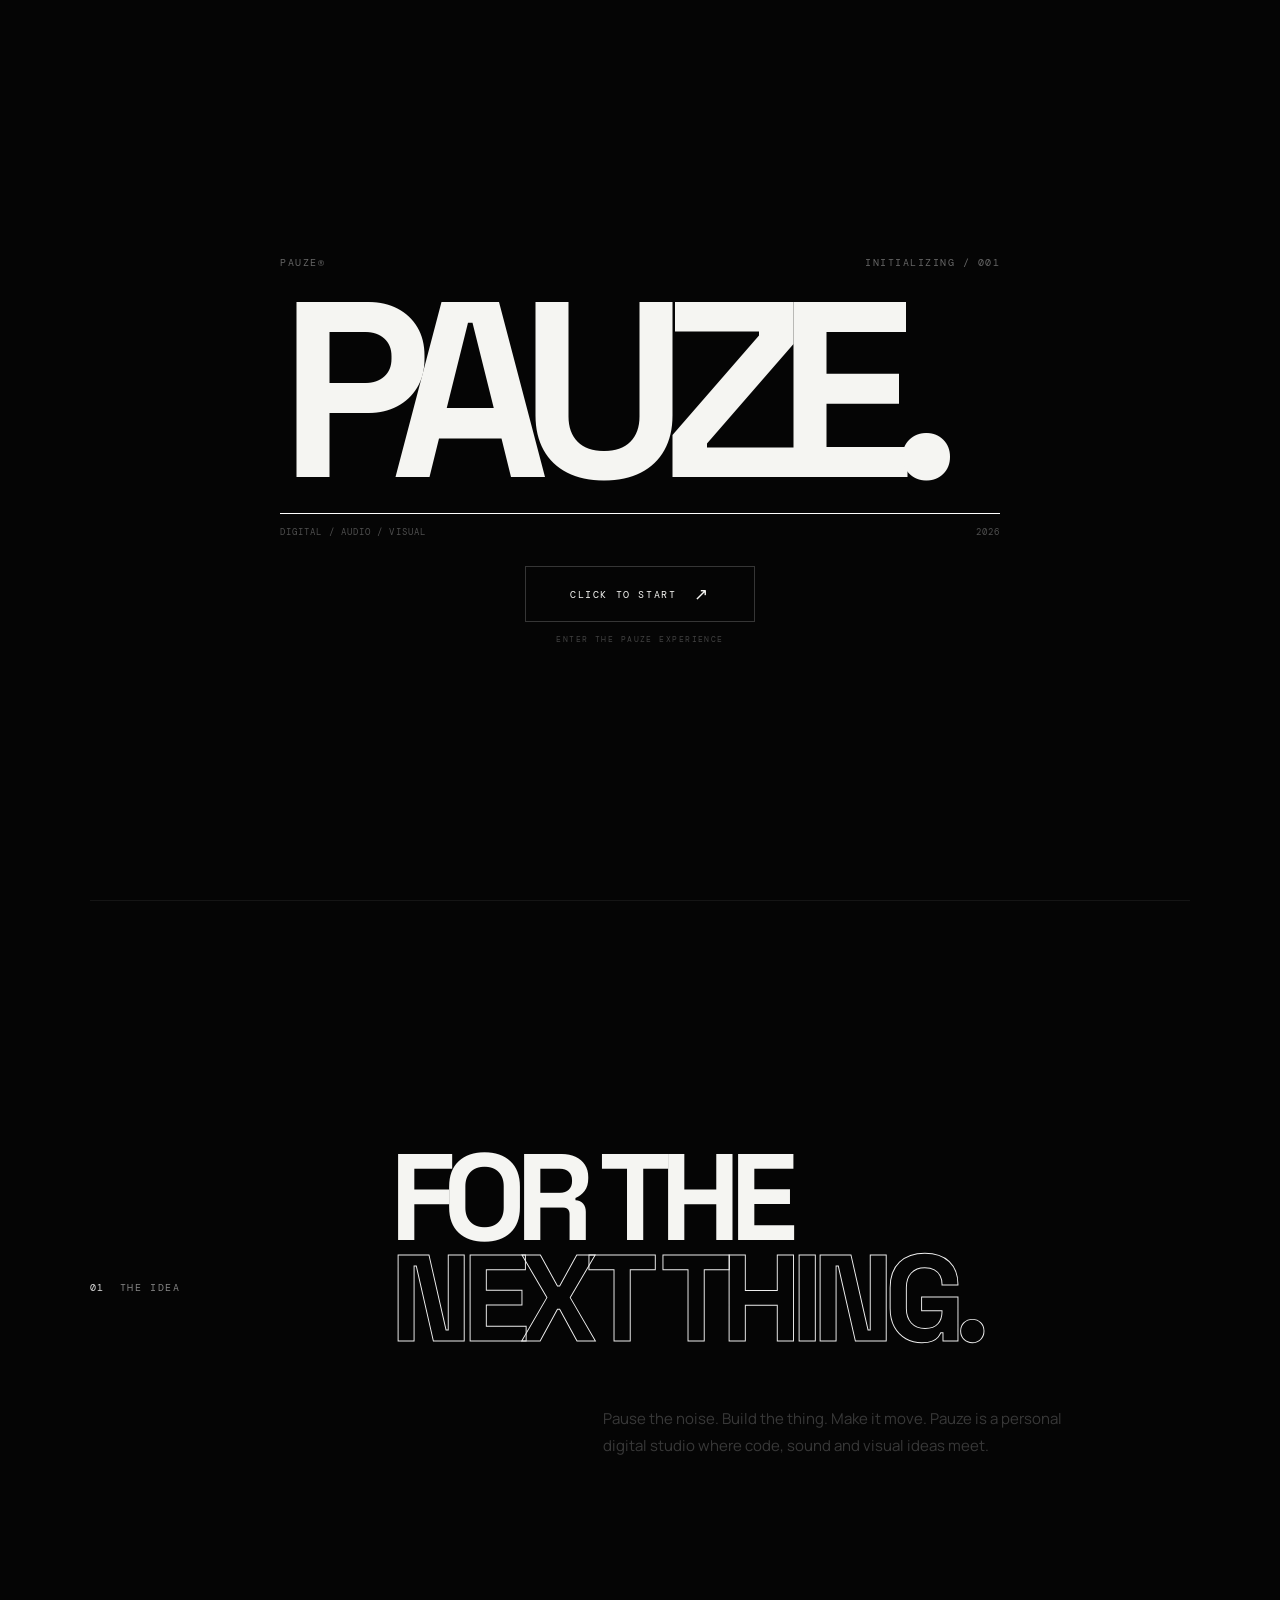
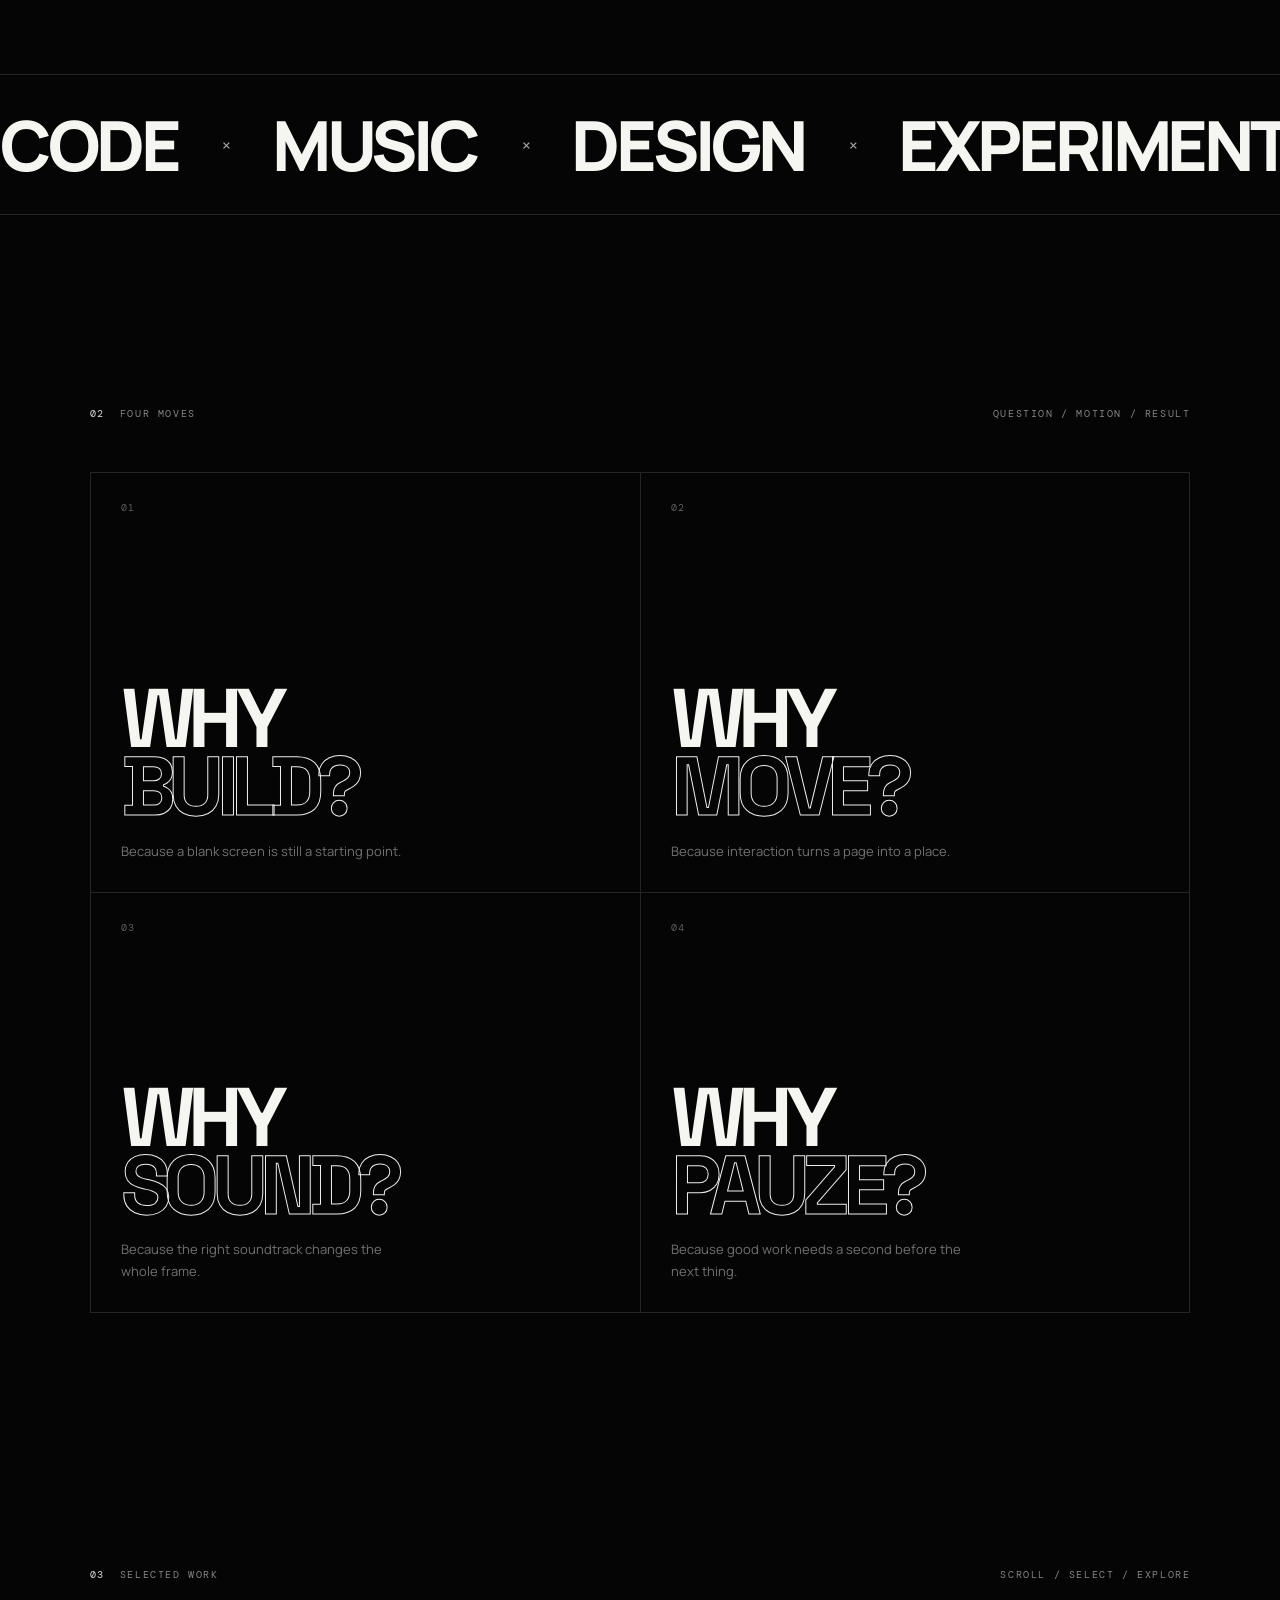
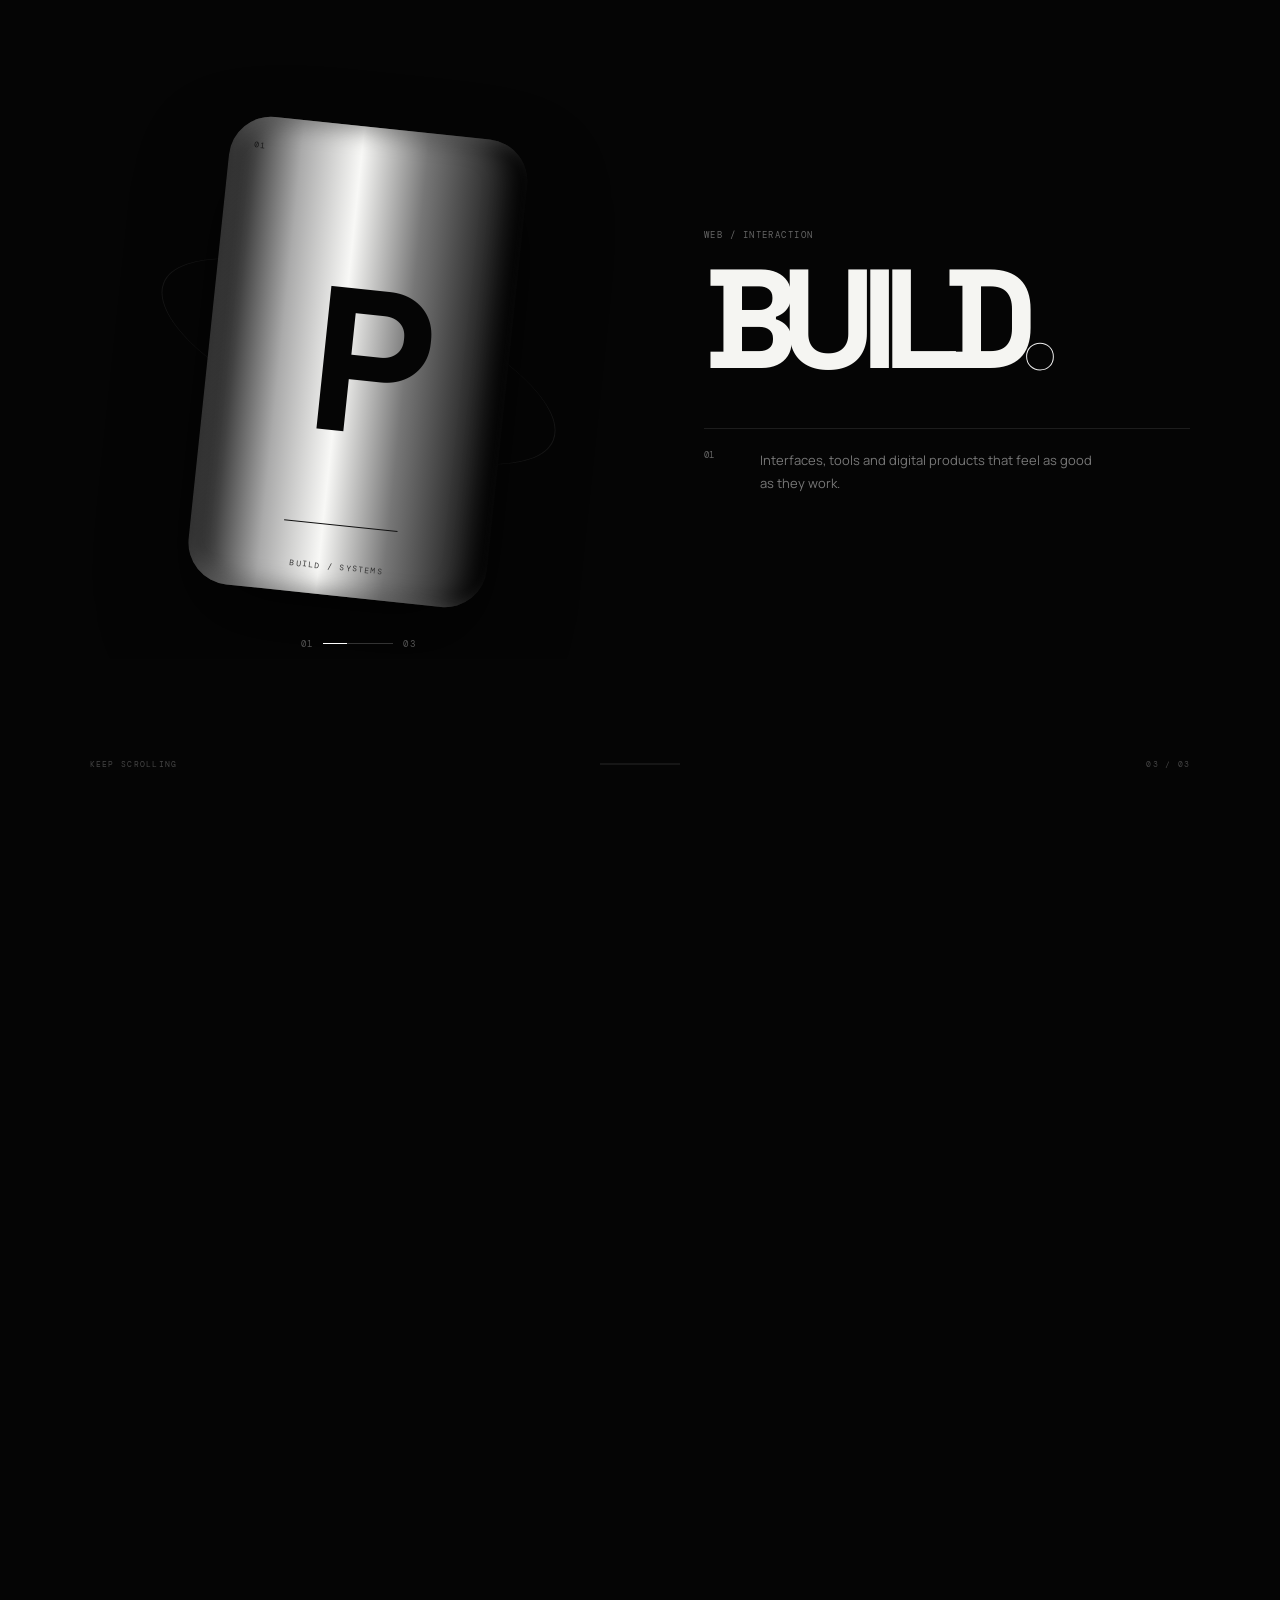
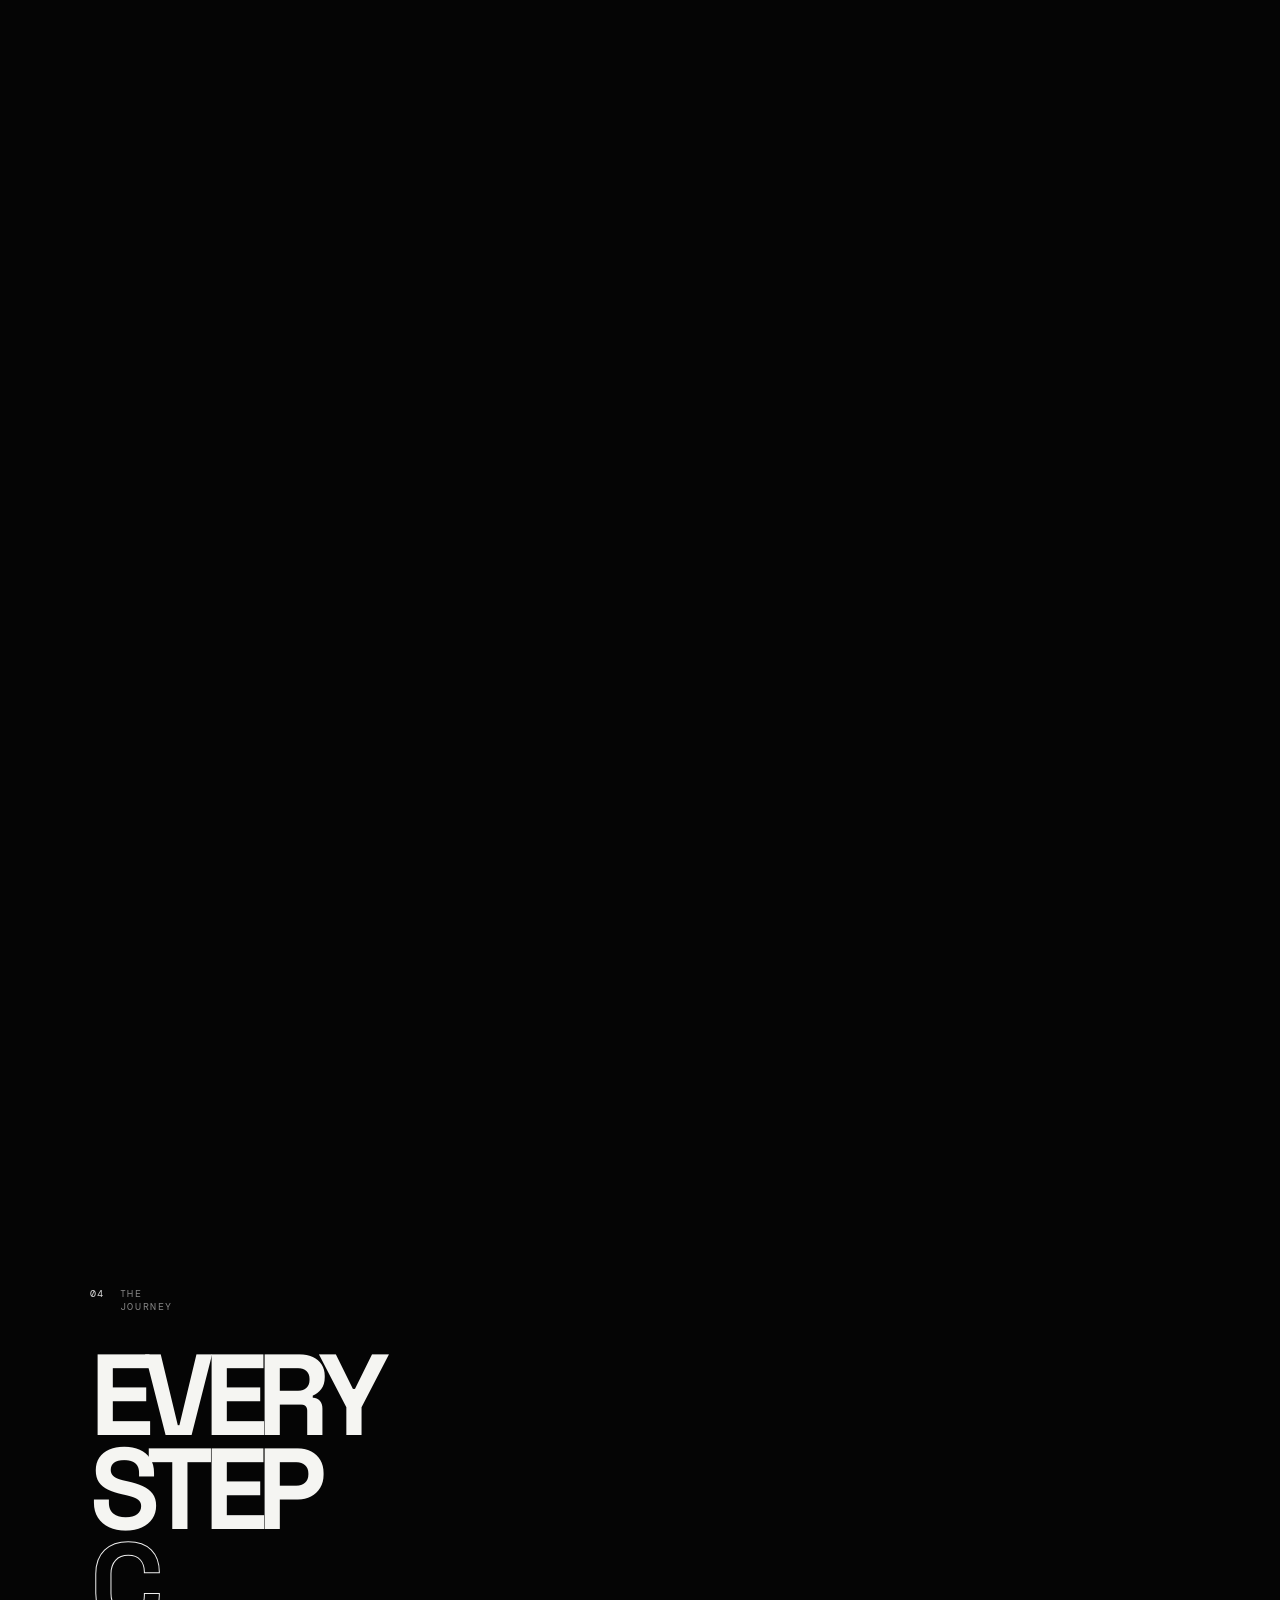
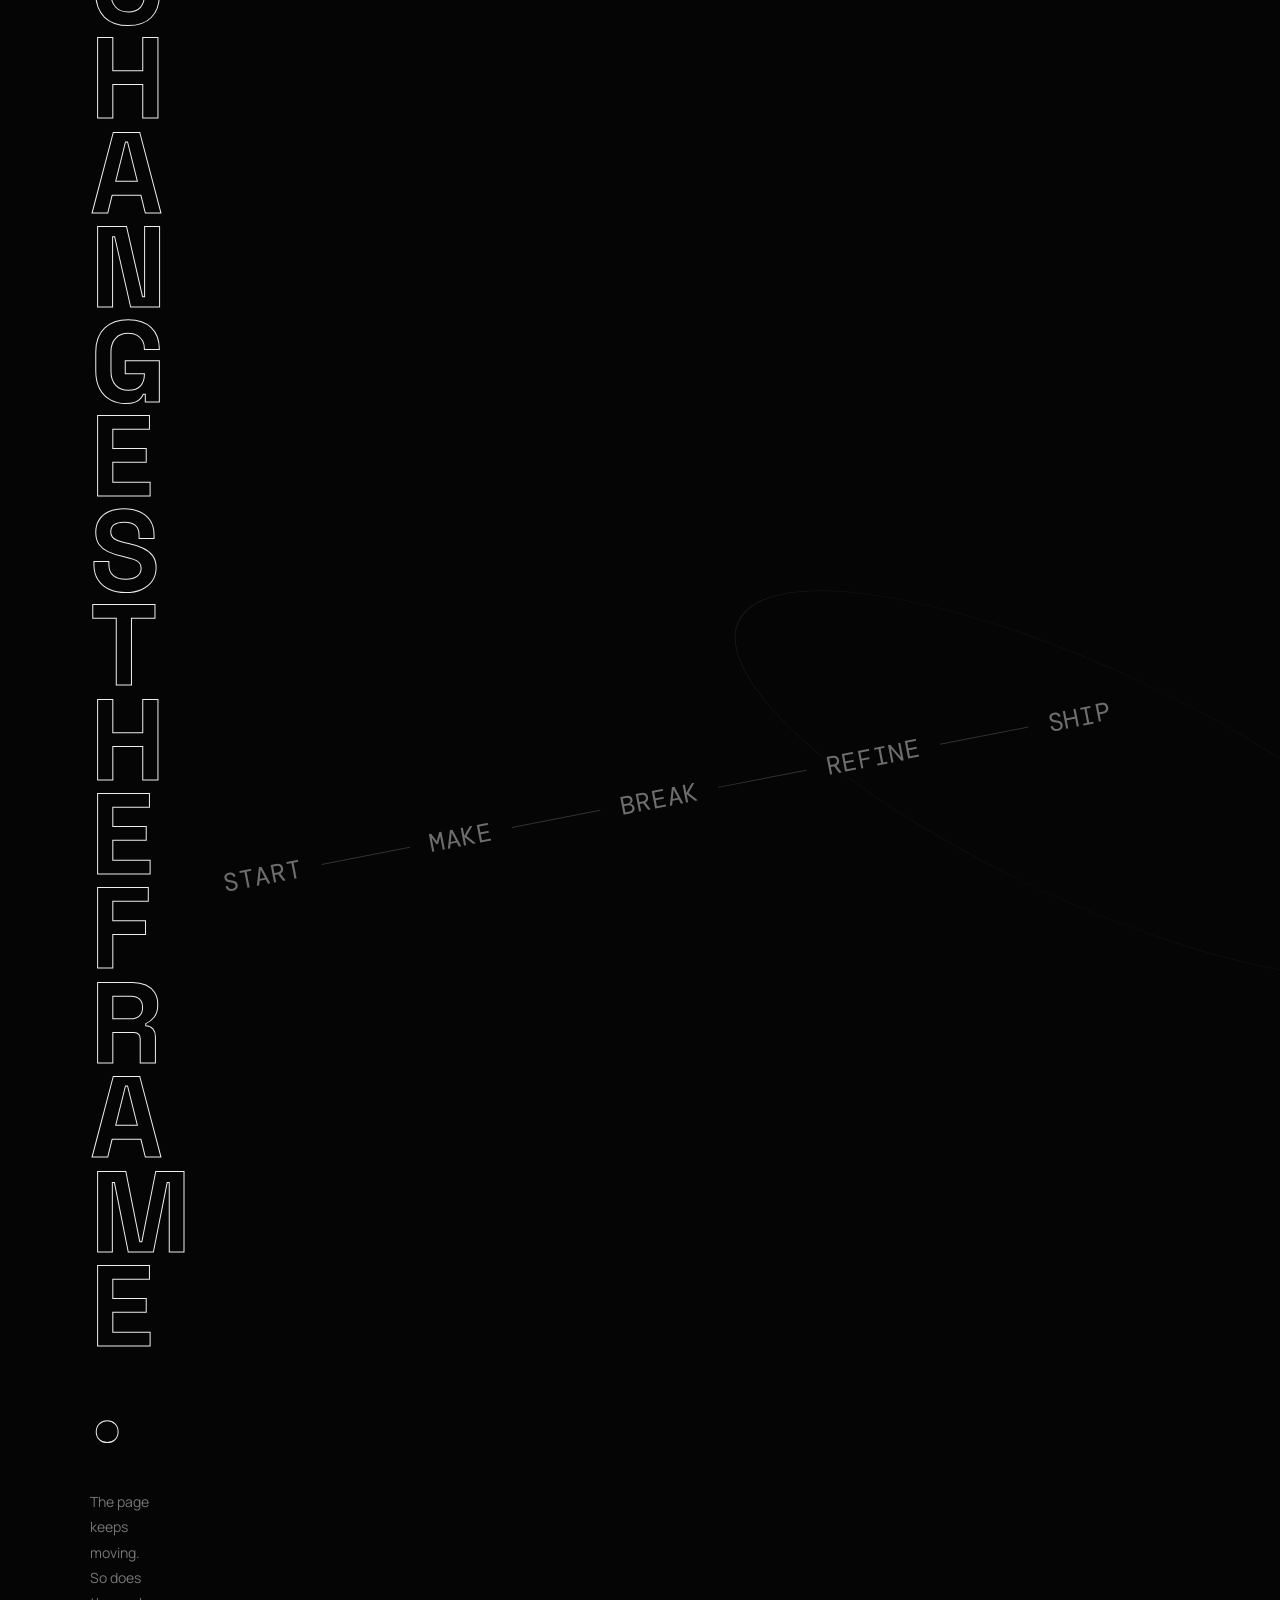
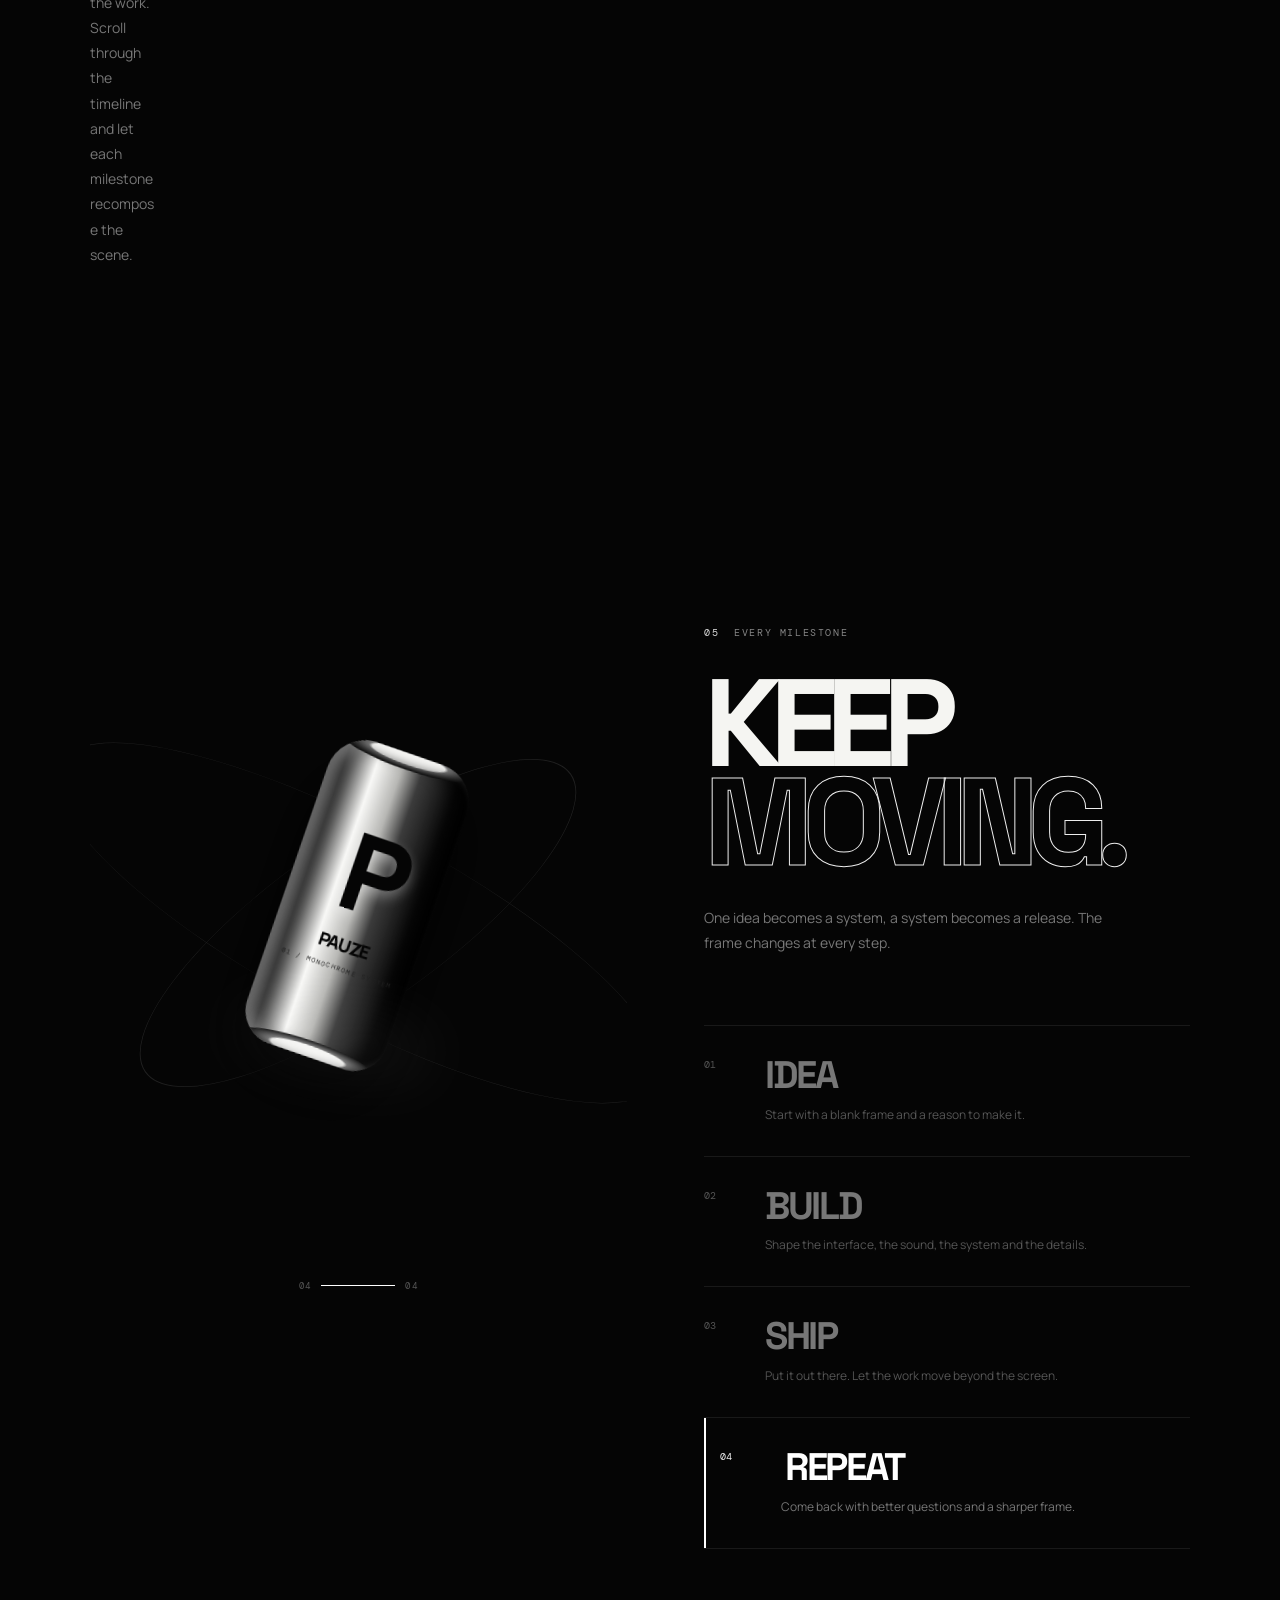
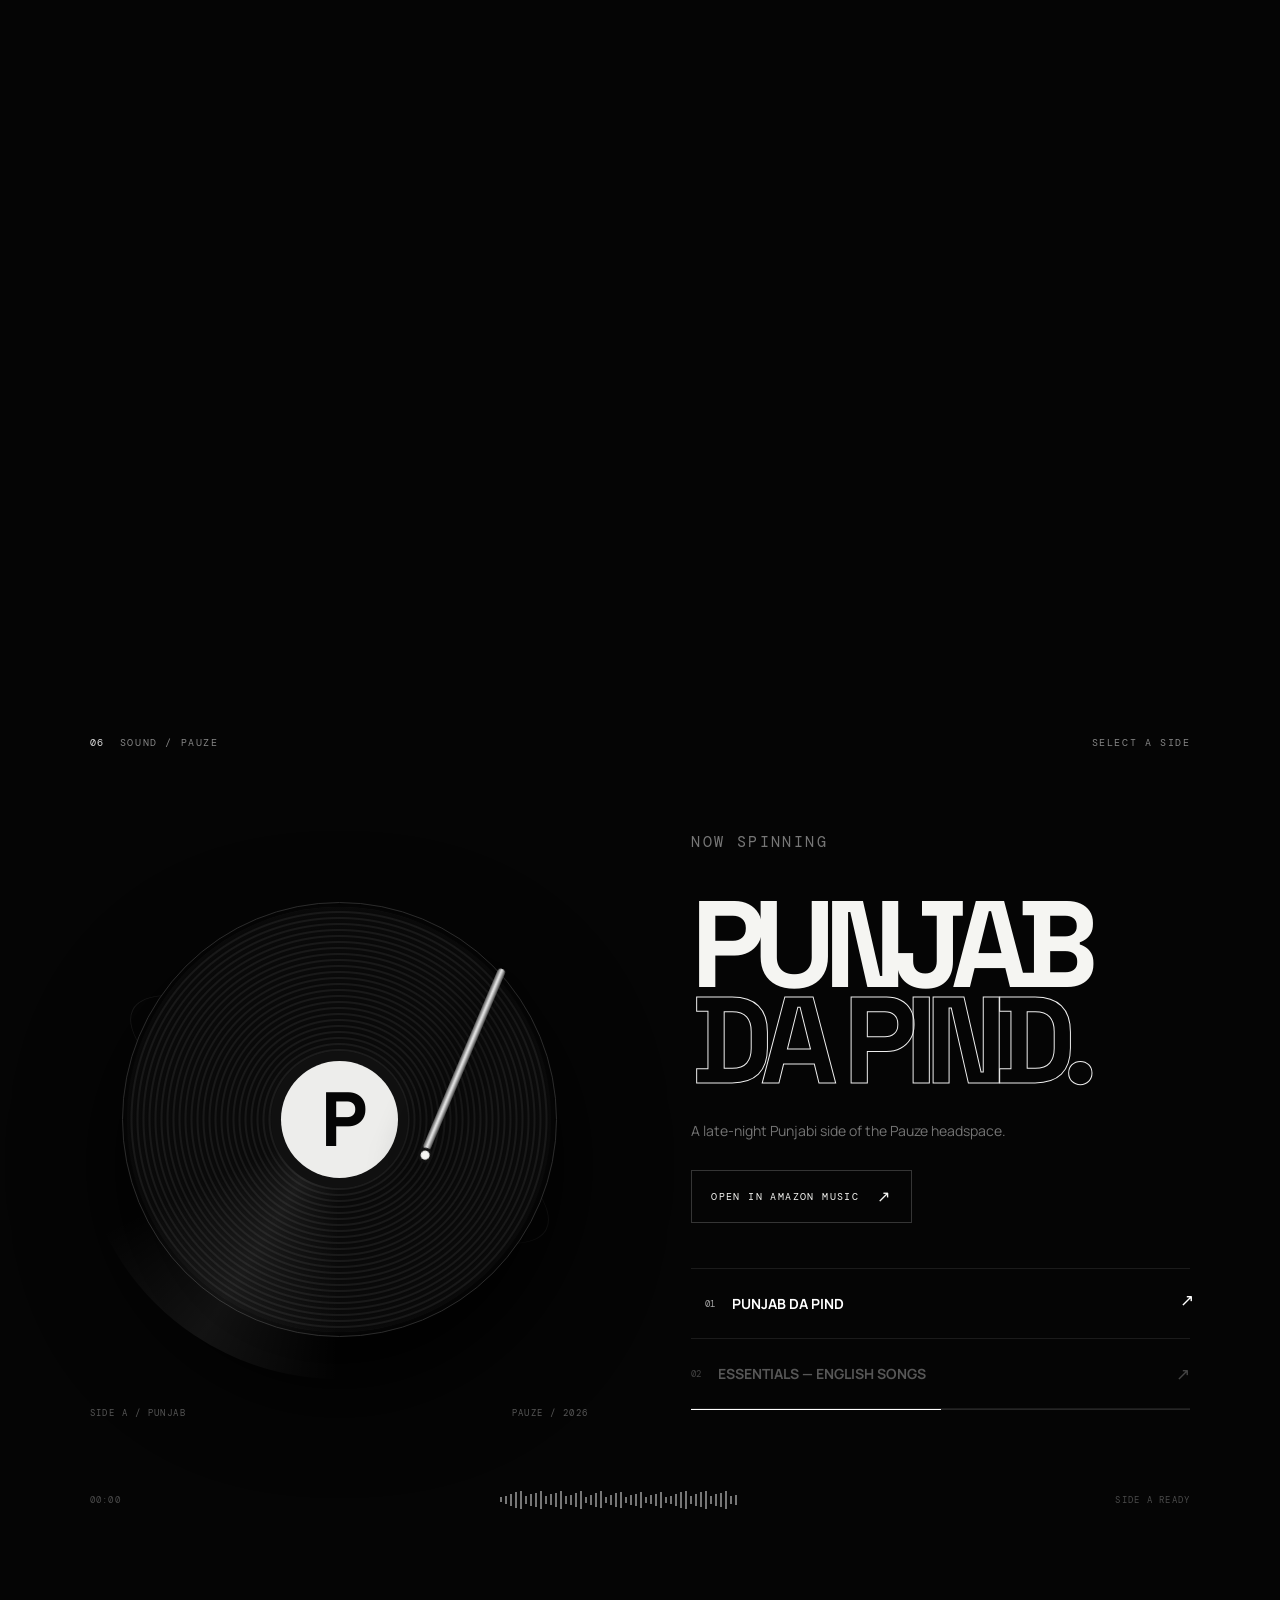
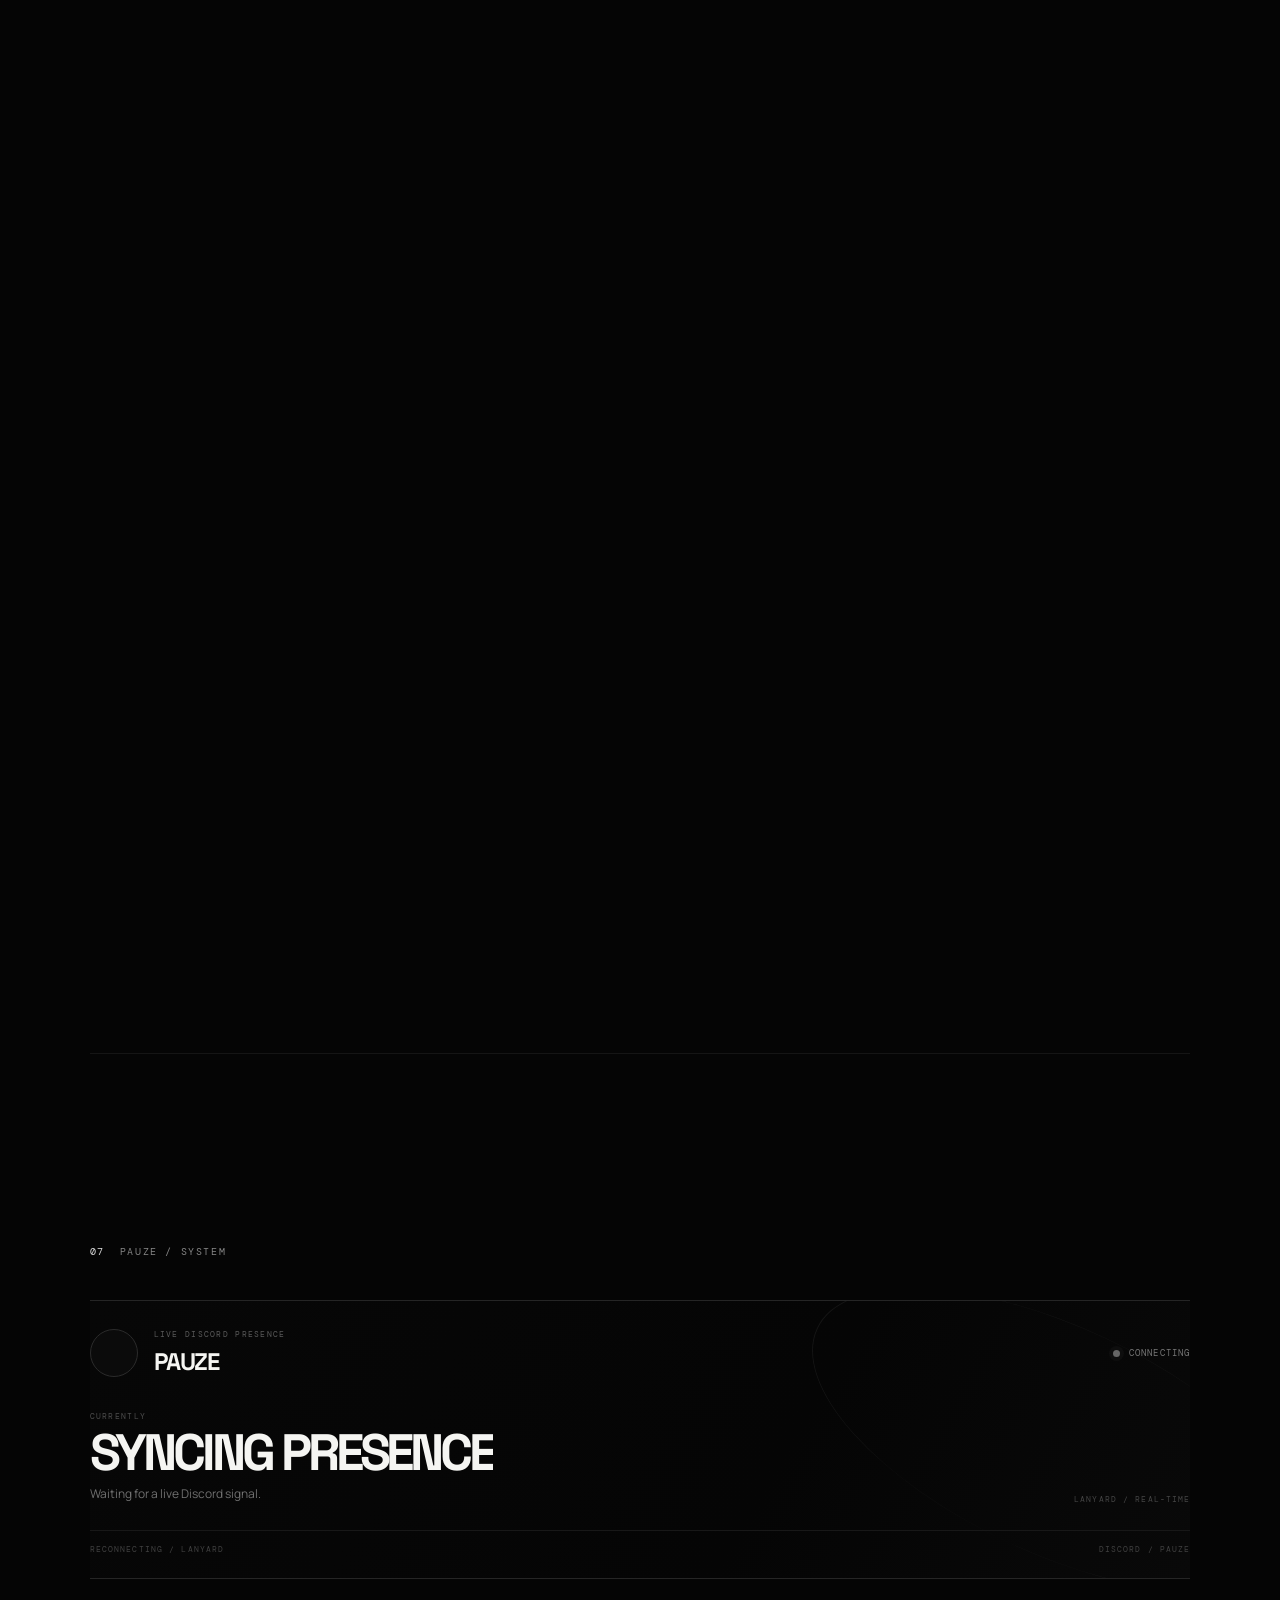
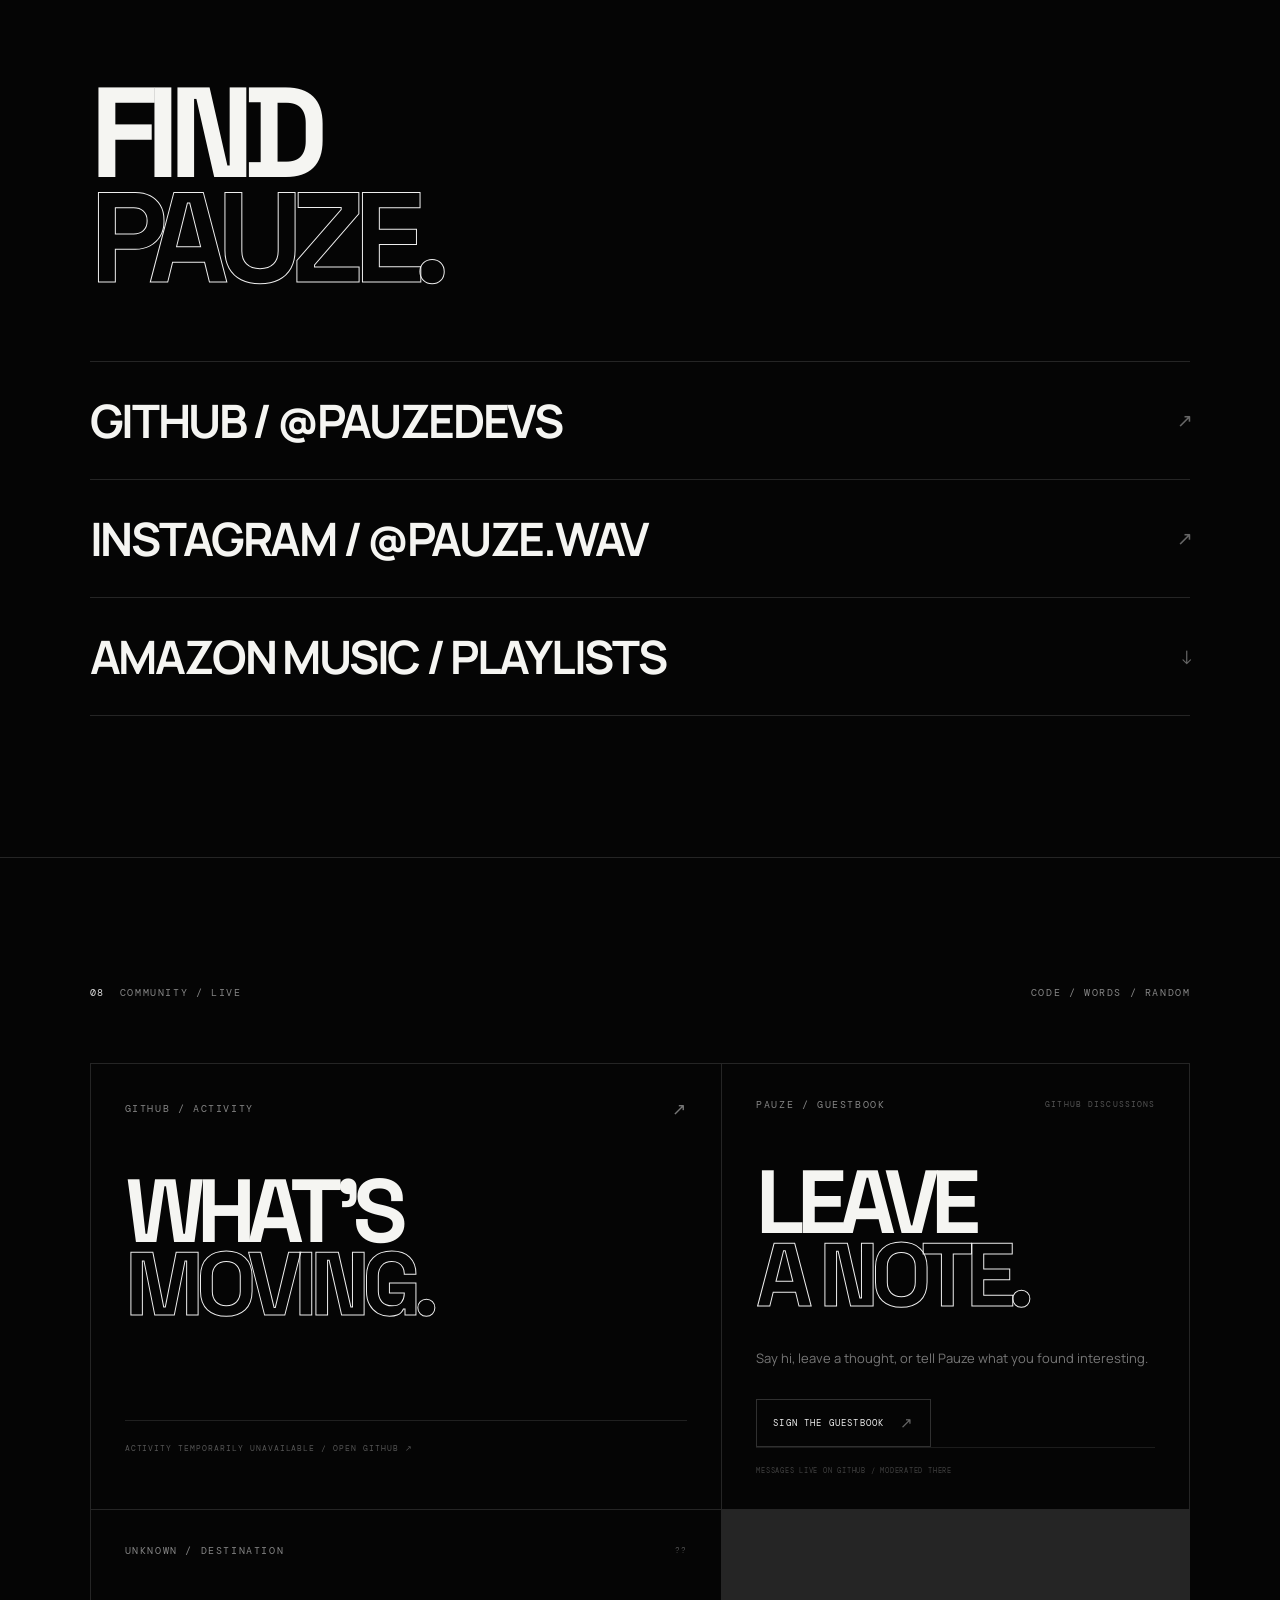
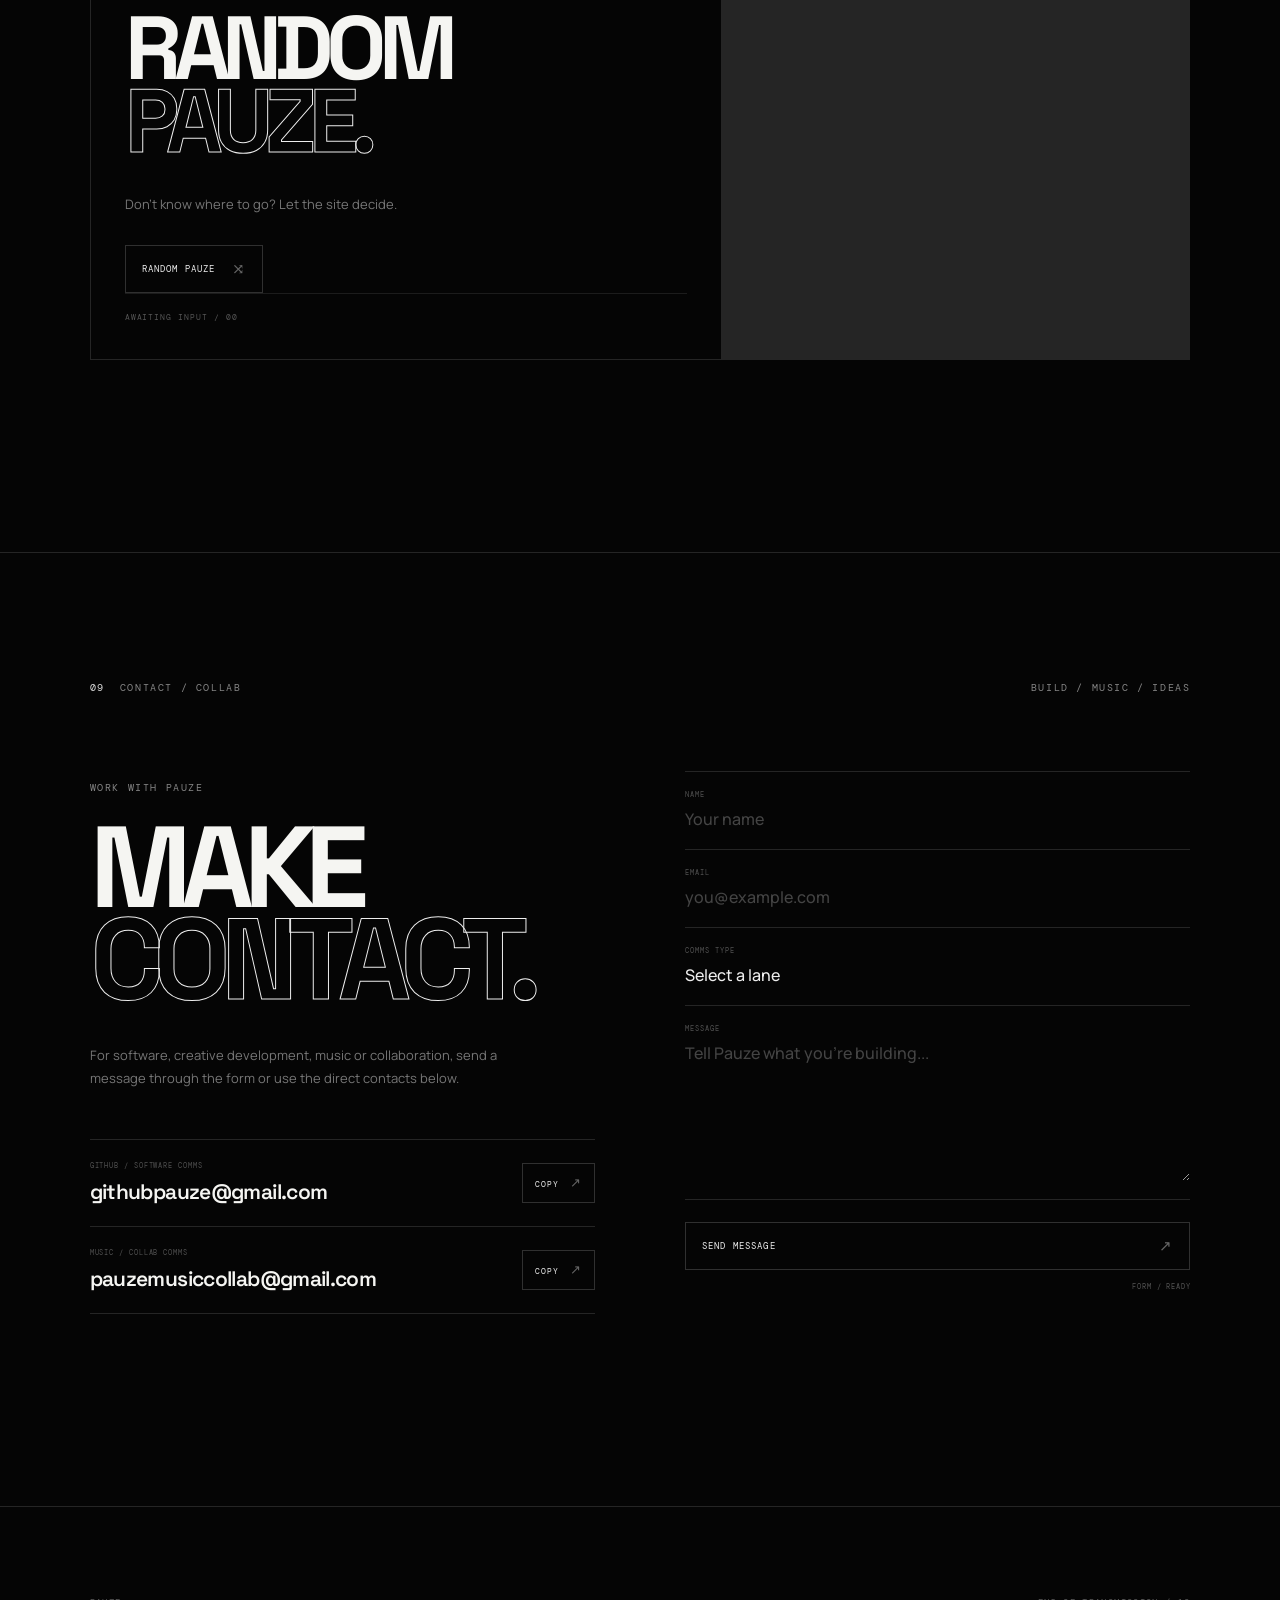
<file: index.html>
<!doctype html>
<html lang="en">
<head>
  <meta charset="UTF-8" />
  <meta name="viewport" content="width=device-width, initial-scale=1.0" />
  <meta name="theme-color" content="#050505" />
  <meta name="description" content="Pauze — a monochrome digital studio for code, music and experiments." />
  <title>Pauze® — Make Things Move</title>
  <link rel="preconnect" href="https://fonts.googleapis.com" />
  <link rel="preconnect" href="https://fonts.gstatic.com" crossorigin />
  <link href="https://fonts.googleapis.com/css2?family=DM+Mono:wght@400;500&family=Manrope:wght@400;500;600;700;800&family=Space+Grotesk:wght@400;500;600;700&display=swap" rel="stylesheet" />
  <link rel="stylesheet" href="styles.css?v=20261004-contact1" />
  <link rel="stylesheet" href="motion.css" />
  <link rel="stylesheet" href="case-studies.css" />
</head>
<body>
  <div class="site-loader" role="dialog" aria-label="Enter Pauze" aria-modal="true"><div class="loader-inner"><div class="loader-top"><span>PAUZE®</span><span>INITIALIZING / 001</span></div><div class="loader-word"><span>PAUZE.</span></div><div class="loader-line"><i></i></div><div class="loader-bottom"><span>DIGITAL / AUDIO / VISUAL</span><span>2026</span></div><button class="start-button magnetic" id="startButton" type="button">CLICK TO START <b>↗</b></button><p class="start-hint">ENTER THE PAUZE EXPERIENCE</p></div></div>
  <div class="noise" aria-hidden="true"></div><div class="scene-wash" aria-hidden="true"><i></i></div><div class="scroll-progress" aria-hidden="true"><i></i></div><div class="cursor cursor-dot" aria-hidden="true"></div><div class="cursor cursor-ring" aria-hidden="true"></div>
  <header class="nav"><a class="brand magnetic" href="#top" aria-label="Pauze home"><span class="brand-mark" aria-hidden="true"><i></i><b>P</b></span><span class="brand-name">Pauze<span>®</span></span></a><div class="nav-center"><span>CREATIVE DEVELOPER</span><i></i><span>MUSIC PRODUCER</span></div><div class="nav-actions"><a class="nav-link magnetic" href="#connect">CONNECT <b>↗</b></a><button class="menu-toggle magnetic" id="pauzeMenuToggle" type="button" aria-label="Open Pauze menu" aria-expanded="false" aria-controls="pauzeMenu"><span></span><span></span><span></span></button></div></header>
  <main id="top">
    <section class="hero is-active" id="hero"><div class="hero-grid"></div><div class="hero-copy reveal reveal-fast"><p class="eyebrow">PAUZE / DIGITAL STUDIO</p><h1><span>MAKE</span><span class="outline">IT</span><span>MOVE.</span></h1><div class="hero-bottom"><p>Code, sound and experiments — built with intention, shipped with character.</p><span class="scroll">SCROLL <i></i> 01</span></div></div><div class="hero-product" aria-hidden="true"><div class="product-stage"><div class="floating-can can-left"><div class="can-face">P</div></div><div class="floating-can can-back"><div class="can-face">+</div></div><div class="floating-can can-right"><div class="can-face">P</div></div><div class="product-can"><div class="can-top"></div><div class="can-body"><span class="can-mini">PAUZE® / STUDIO</span><strong>P</strong><span class="can-name">PAUZE</span><span class="can-sub">CODE / MUSIC / IDEAS</span></div><div class="can-bottom"></div></div><div class="stage-shadow"></div></div><div class="product-orbit product-orbit-a"></div><div class="product-orbit product-orbit-b"></div><span class="float-dot dot-one"></span><span class="float-dot dot-two"></span><span class="float-dot dot-three"></span></div><div class="hero-status"><span>EST. 2026</span><span>SCROLL TO ENTER</span><span>01 / 06</span></div></section>
    <section class="manifesto panel reveal" id="idea"><div class="section-tag"><span>01</span><span>THE IDEA</span></div><div class="manifesto-main"><h2>FOR THE<br /><em>NEXT THING.</em></h2><p>Pause the noise. Build the thing. Make it move. Pauze is a personal digital studio where code, sound and visual ideas meet.</p></div></section>
    <section class="ticker reveal" aria-label="Pauze themes"><div class="ticker-track"><span>CODE</span><b>×</b><span>MUSIC</span><b>×</b><span>DESIGN</span><b>×</b><span>EXPERIMENTS</span><b>×</b><span>CODE</span><b>×</b><span>MUSIC</span><b>×</b><span>DESIGN</span><b>×</b><span>EXPERIMENTS</span><b>×</b></div></section>
    <section class="questions panel reveal" id="moves"><div class="section-head"><div class="section-tag"><span>02</span><span>FOUR MOVES</span></div><span class="mono">QUESTION / MOTION / RESULT</span></div><div class="question-grid"><article class="question reveal-stagger"><span>01</span><h3>WHY<br /><em>BUILD?</em></h3><p>Because a blank screen is still a starting point.</p></article><article class="question reveal-stagger"><span>02</span><h3>WHY<br /><em>MOVE?</em></h3><p>Because interaction turns a page into a place.</p></article><article class="question reveal-stagger"><span>03</span><h3>WHY<br /><em>SOUND?</em></h3><p>Because the right soundtrack changes the whole frame.</p></article><article class="question reveal-stagger"><span>04</span><h3>WHY<br /><em>PAUZE?</em></h3><p>Because good work needs a second before the next thing.</p></article></div></section>
    <section class="case-studies reveal" id="work"><div class="case-sticky"><div class="case-head"><div class="section-tag"><span>03</span><span>SELECTED WORK</span></div><span class="mono">SCROLL / SELECT / EXPLORE</span></div><div class="case-stage"><div class="case-art art-build case-trigger" data-case-id="0" role="button" tabindex="0" aria-label="Open BUILD case study"><span>01</span><strong>P</strong><small>BUILD / SYSTEMS</small><i></i></div><div class="case-art art-produce case-trigger" data-case-id="1" role="button" tabindex="0" aria-label="Open PRODUCE case study"><span>02</span><strong>♫</strong><small>PRODUCE / AUDIO</small><i></i></div><div class="case-art art-explore case-trigger" data-case-id="2" role="button" tabindex="0" aria-label="Open EXPLORE case study"><span>03</span><strong>+</strong><small>EXPLORE / LAB</small><i></i></div><div class="case-scan"></div><div class="case-stage-meta"><span id="caseNumber">01</span><i></i><span>03</span></div></div><div class="case-copy-wrap"><article class="case-copy is-active case-trigger" data-case-id="0" data-case="01" role="button" tabindex="0" aria-label="Open BUILD case study"><p>WEB / INTERACTION</p><h2>BUILD<span>.</span></h2><div><span>01</span><p>Interfaces, tools and digital products that feel as good as they work.</p></div></article><article class="case-copy case-trigger" data-case-id="1" data-case="02" role="button" tabindex="0" aria-label="Open PRODUCE case study"><p>AUDIO / VISUAL</p><h2>PRODUCE<span>.</span></h2><div><span>02</span><p>Music, visual identity and worlds designed to carry a mood.</p></div></article><article class="case-copy case-trigger" data-case-id="2" data-case="03" role="button" tabindex="0" aria-label="Open EXPLORE case study"><p>EXPERIMENT / R&amp;D</p><h2>EXPLORE<span>.</span></h2><div><span>03</span><p>Odd ideas, prototypes and the next thing that should exist.</p></div></article></div><div class="case-hint"><span>KEEP SCROLLING</span><i></i><span>03 / 03</span></div></div><div class="case-scroll-source" aria-hidden="true"><div></div><div></div><div></div></div></section>
    <section class="journey panel reveal" id="journey"><div class="journey-copy"><div class="section-tag"><span>04</span><span>THE JOURNEY</span></div><h2>EVERY STEP<br /><em>CHANGES THE FRAME.</em></h2><p>The page keeps moving. So does the work. Scroll through the timeline and let each milestone recompose the scene.</p></div><div class="journey-track"><span>START</span><i></i><span>MAKE</span><i></i><span>BREAK</span><i></i><span>REFINE</span><i></i><span>SHIP</span></div></section>
    <section class="story reveal" id="story"><div class="story-visual"><div class="story-orbit story-orbit-a"></div><div class="story-orbit story-orbit-b"></div><div class="story-product"><div class="story-can"><span class="story-mark">P</span><span class="story-word">PAUZE</span><small>01 / MONOCHROME SYSTEM</small></div><div class="story-glow"></div></div><div class="story-counter"><span id="storyCounter">01</span><i></i><span>04</span></div></div><div class="story-copy"><div class="section-tag"><span>05</span><span>EVERY MILESTONE</span></div><h2>KEEP<br /><em>MOVING.</em></h2><p class="story-intro">One idea becomes a system, a system becomes a release. The frame changes at every step.</p><div class="story-steps"><article class="story-step is-active" data-step="01"><span>01</span><div><strong>IDEA</strong><p>Start with a blank frame and a reason to make it.</p></div></article><article class="story-step" data-step="02"><span>02</span><div><strong>BUILD</strong><p>Shape the interface, the sound, the system and the details.</p></div></article><article class="story-step" data-step="03"><span>03</span><div><strong>SHIP</strong><p>Put it out there. Let the work move beyond the screen.</p></div></article><article class="story-step" data-step="04"><span>04</span><div><strong>REPEAT</strong><p>Come back with better questions and a sharper frame.</p></div></article></div></div></section>
    <section class="music-scene reveal" id="music">
      <div class="music-sticky">
        <div class="music-top"><div class="section-tag"><span>06</span><span>SOUND / PAUZE</span></div><span class="mono">SELECT A SIDE</span></div>

        <div class="record-wrap">
          <div class="record-orbit record-orbit-a"></div>
          <div class="record-orbit record-orbit-b"></div>
          <div class="disc interactive-disc">
            <div class="disc-grooves"></div>
            <div class="disc-center"><span>P</span></div>
            <div class="needle"><i></i></div>
          </div>
          <div class="record-caption"><span id="recordEyebrow">SIDE A / PUNJAB</span><span id="recordYear">PAUZE / 2026</span></div>
        </div>

        <div class="music-panel">
          <div class="music-copy">
            <p class="eyebrow" id="musicMode">NOW SPINNING</p>
            <h2 id="musicTitle">PUNJAB<br /><em>DA PIND.</em></h2>
            <p id="musicDescription">A late-night Punjabi side of the Pauze headspace.</p>
            <a class="listen-button magnetic" id="listenButton" href="#" target="_blank" rel="noreferrer">OPEN IN AMAZON MUSIC <b>↗</b></a>
          </div>

          <div class="playlist-selector" role="tablist" aria-label="Pauze playlists">
            <button class="playlist-choice is-active magnetic" type="button" data-playlist="0" role="tab" aria-selected="true">
              <span><small>01</small> PUNJAB DA PIND</span><b>↗</b>
            </button>
            <button class="playlist-choice magnetic" type="button" data-playlist="1" role="tab" aria-selected="false">
              <span><small>02</small> ESSENTIALS — ENGLISH SONGS</span><b>↗</b>
            </button>
            <div class="selector-line"><i id="selectorFill"></i></div>
          </div>
        </div>

        <div class="music-signal">
          <span>00:00</span><div class="signal-bars" id="signalBars" aria-hidden="true"></div><span id="musicStatus">SIDE A READY</span>
        </div>
      </div>
    </section>
    <section class="social panel reveal" id="connect">
      <div class="section-tag"><span>07</span><span>PAUZE / SYSTEM</span></div>
      <div class="presence-card reveal-stagger" id="lanyardPresence" aria-live="polite">
        <div class="presence-head">
          <div class="presence-identity">
            <div class="presence-avatar-wrap"><img id="presenceAvatar" class="presence-avatar" alt="" /></div>
            <div><span class="eyebrow">LIVE DISCORD PRESENCE</span><strong id="presenceName">PAUZE</strong></div>
          </div>
          <div class="presence-state" id="presenceState"><i></i><span>CONNECTING</span></div>
        </div>
        <div class="presence-main">
          <div class="presence-activity">
            <span class="mono">CURRENTLY</span>
            <strong id="presenceActivity">SYNCING PRESENCE</strong>
            <p id="presenceDetail">Waiting for a live Discord signal.</p>
          </div>
          <div class="presence-platform" id="presencePlatform">LANYARD / REAL-TIME</div>
        </div>
        <div class="presence-foot">
          <span id="presenceUpdated">AWAITING SIGNAL</span>
          <span>DISCORD / PAUZE</span>
        </div>
      </div>
      <h2>FIND<br /><em>PAUZE.</em></h2>
      <div class="social-list"><a class="social-link magnetic reveal-stagger" href="#" id="githubLink" target="_blank" rel="noreferrer"><span>GITHUB / @PAUZEDEVS</span><b>↗</b></a><a class="social-link magnetic reveal-stagger" href="#" id="instagramLink" target="_blank" rel="noreferrer"><span>INSTAGRAM / @PAUZE.WAV</span><b>↗</b></a><a class="social-link magnetic reveal-stagger" href="#music"><span>AMAZON MUSIC / PLAYLISTS</span><b>↓</b></a></div>
    </section>
    <section class="community panel reveal" id="community">
      <div class="community-head">
        <div class="section-tag"><span>08</span><span>COMMUNITY / LIVE</span></div>
        <span class="mono">CODE / WORDS / RANDOM</span>
      </div>

      <div class="community-grid">
        <article class="community-card github-activity-card">
          <div class="community-card-top"><span class="eyebrow">GITHUB / ACTIVITY</span><a href="https://github.com/PauzeDevs" target="_blank" rel="noreferrer" aria-label="Open PauzeDevs GitHub">↗</a></div>
          <h3>WHAT'S<br /><em>MOVING.</em></h3>
          <div class="github-feed" id="githubActivity" aria-live="polite">
            <div class="github-event is-loading"><span></span><div><strong>SYNCING GITHUB</strong><small>FETCHING PUBLIC ACTIVITY...</small></div><b>•••</b></div>
          </div>
        </article>

        <article class="community-card guestbook-card">
          <div class="community-card-top"><span class="eyebrow">PAUZE / GUESTBOOK</span><span>GITHUB DISCUSSIONS</span></div>
          <h3>LEAVE<br /><em>A NOTE.</em></h3>
          <p>Say hi, leave a thought, or tell Pauze what you found interesting.</p>
          <a class="community-cta magnetic" href="https://github.com/PauzeDevs/PauzeWebsiteMain/issues/new?template=guestbook.md" target="_blank" rel="noreferrer">SIGN THE GUESTBOOK <b>↗</b></a>
          <small class="community-note">MESSAGES LIVE ON GITHUB / MODERATED THERE</small>
        </article>

        <article class="community-card random-card">
          <div class="community-card-top"><span class="eyebrow">UNKNOWN / DESTINATION</span><span id="randomPauzeIndex">??</span></div>
          <h3>RANDOM<br /><em>PAUZE.</em></h3>
          <p>Don't know where to go? Let the site decide.</p>
          <button class="community-cta magnetic" id="randomPauze" type="button">RANDOM PAUZE <b>⤨</b></button>
          <div class="random-result" id="randomPauzeResult" aria-live="polite">AWAITING INPUT / 00</div>
        </article>
      </div>
    </section>
    <section class="contact panel reveal" id="contact">
      <div class="contact-head">
        <div class="section-tag"><span>09</span><span>CONTACT / COLLAB</span></div>
        <span class="mono">BUILD / MUSIC / IDEAS</span>
      </div>

      <div class="contact-grid">
        <div class="contact-intro">
          <p class="eyebrow">WORK WITH PAUZE</p>
          <h2>MAKE<br /><em>CONTACT.</em></h2>
          <p>For software, creative development, music or collaboration, send a message through the form or use the direct contacts below.</p>

          <div class="contact-emails">
            <div class="contact-email">
              <div><span>GITHUB / SOFTWARE COMMS</span><strong>githubpauze@gmail.com</strong></div>
              <button class="copy-email" type="button" data-copy-email="githubpauze@gmail.com">COPY <b>↗</b></button>
            </div>
            <div class="contact-email">
              <div><span>MUSIC / COLLAB COMMS</span><strong>pauzemusiccollab@gmail.com</strong></div>
              <button class="copy-email" type="button" data-copy-email="pauzemusiccollab@gmail.com">COPY <b>↗</b></button>
            </div>
          </div>
        </div>

        <form class="contact-form" id="pauzeContactForm" action="https://formspree.io/f/maeqwvvv" method="POST">
          <input type="hidden" name="_subject" value="New Pauze Website Collaboration" />
          <div class="form-field"><label for="contactName">NAME</label><input id="contactName" name="name" type="text" autocomplete="name" placeholder="Your name" required /></div>
          <div class="form-field"><label for="contactEmail">EMAIL</label><input id="contactEmail" name="email" type="email" autocomplete="email" placeholder="you@example.com" required /></div>
          <div class="form-field"><label for="contactType">COMMS TYPE</label>
            <select id="contactType" name="type" required>
              <option value="" selected disabled>Select a lane</option>
              <option>GitHub / Software</option>
              <option>Music / Collaboration</option>
              <option>General / Other</option>
            </select>
          </div>
          <div class="form-field"><label for="contactMessage">MESSAGE</label><textarea id="contactMessage" name="message" rows="6" placeholder="Tell Pauze what you're building..." required></textarea></div>
          <button class="contact-submit magnetic" type="submit">SEND MESSAGE <b>↗</b></button>
          <p class="contact-feedback" id="contactFeedback" role="status" aria-live="polite">FORM / READY</p>
        </form>
      </div>
    </section>
    <section class="endcap reveal" id="end">
      <div class="endcap-bg" aria-hidden="true">PAUZE®</div>
      <div class="endcap-top"><span>PAUZE®</span><span>END OF TRANSMISSION / 10</span></div>
      <div class="endcap-main">
        <p class="eyebrow">THE NEXT THING STARTS HERE.</p>
        <h2>SEE YOU<br /><span>AFTER HOURS.</span></h2>
      </div>
      <div class="endcap-bottom"><span>CODE / SOUND / EXPERIMENT</span><a href="#top" class="back-top magnetic">BACK TO TOP ↑</a></div>
    </section>
  <div class="case-modal" id="caseModal" aria-hidden="true">
    <div class="case-modal-backdrop" data-case-close></div>
    <div class="case-modal-card" role="dialog" aria-modal="true" aria-labelledby="caseModalTitle">
      <button class="case-modal-close magnetic" type="button" data-case-close aria-label="Close case study">CLOSE <b>×</b></button>
      <div class="case-modal-index" id="caseModalIndex">01 / 03</div>
      <p class="eyebrow" id="caseModalKicker">WEB / INTERACTION</p>
      <h2 id="caseModalTitle">BUILD<span>.</span></h2>
      <p class="case-modal-copy" id="caseModalCopy">Interfaces, tools and digital products that feel as good as they work.</p>
      <div class="case-modal-meta">
        <div><small>FOCUS</small><strong id="caseModalFocus">INTERACTION / SYSTEMS</strong></div>
        <div><small>MODE</small><strong id="caseModalMode">BUILD / SHIP</strong></div>
        <div><small>STATUS</small><strong>PAUZE / 2026</strong></div>
      </div>
      <div class="case-modal-cta"><span id="caseModalTags">UI / MOTION / CODE</span><span>ESC TO CLOSE</span></div>
    </div>
  </div>
  </main>
  
  <aside class="pauze-menu-static" id="pauzeMenu" aria-hidden="true">
    <div class="pauze-menu-inner">
      <div class="pauze-menu-top"><span>PAUZE® / MENU</span><span>NAVIGATE THE FRAME</span></div>
      <nav class="pauze-menu-list" aria-label="Pauze sections">
        <a class="pauze-menu-link" href="#top"><small>00</small><strong>HOME</strong><b>↗</b></a>
        <a class="pauze-menu-link" href="#idea"><small>01</small><strong>THE IDEA</strong><b>↗</b></a>
        <a class="pauze-menu-link" href="#moves"><small>02</small><strong>FOUR MOVES</strong><b>↗</b></a>
        <a class="pauze-menu-link" href="#work"><small>03</small><strong>SELECTED WORK</strong><b>↗</b></a>
        <a class="pauze-menu-link" href="#journey"><small>04</small><strong>THE JOURNEY</strong><b>↗</b></a>
        <a class="pauze-menu-link" href="#music"><small>05</small><strong>SOUND / PAUZE</strong><b>↗</b></a>
        <a class="pauze-menu-link" href="#connect"><small>06</small><strong>PAUZE / SYSTEM</strong><b>↗</b></a>
        <a class="pauze-menu-link" href="#community"><small>07</small><strong>COMMUNITY</strong><b>↗</b></a>
        <a class="pauze-menu-link" href="#contact"><small>08</small><strong>CONTACT PAUZE</strong><b>↗</b></a>
      </nav>
      <div class="pauze-menu-bottom">
        <span>CODE / MUSIC / EXPERIMENTS<br />MAKE THINGS MOVE.</span>
        <div class="pauze-telemetry" id="pauzeTelemetry"><span class="pauze-clock" id="pauzeClock">IST --:--:--</span><span class="pauze-system"><i></i><span id="pauzeSystem">SYSTEM / ONLINE</span></span><span id="pauzeLanyard">LANYARD / SYNCING</span></div>
      </div>
    </div>
  </aside>
  <footer class="footer"><span>PAUZE®</span><span>BUILT AFTER HOURS.</span><span>© 2026</span></footer>
  <script src="script.js"></script><script src="case-studies.js?v=20261004-contact1"></script><script src="menu.js?v=20261004-contact1"></script>
</body>
</html>
</file>
<file: styles.css>
:root{--bg:#050505;--fg:#f5f5f2;--muted:#858585;--dim:#474747;--line:#252525}*{box-sizing:border-box}html{scroll-behavior:smooth}body{margin:0;background:var(--bg);color:var(--fg);font-family:Manrope,system-ui,sans-serif;overflow-x:hidden}body::selection{background:#fff;color:#000}a{color:inherit}.noise{position:fixed;inset:0;pointer-events:none;opacity:.05;z-index:90;background-image:url("data:image/svg+xml,%3Csvg viewBox='0 0 180 180' xmlns='http://www.w3.org/2000/svg'%3E%3Cfilter id='n'%3E%3CfeTurbulence type='fractalNoise' baseFrequency='.9' numOctaves='3' stitchTiles='stitch'/%3E%3C/filter%3E%3Crect width='100%25' height='100%25' filter='url(%23n)' opacity='.7'/%3E%3C/svg%3E")}.cursor{position:fixed;border-radius:50%;pointer-events:none;z-index:120;mix-blend-mode:difference;transform:translate(-50%,-50%);display:none}.cursor-dot{width:7px;height:7px;background:#fff}.cursor-ring{width:34px;height:34px;border:1px solid #fff;transition:width .25s,height .25s}.nav{height:86px;display:grid;grid-template-columns:1fr auto 1fr;align-items:center;padding:0 5vw;position:absolute;top:0;left:0;right:0;z-index:20}.brand{font-size:21px;font-weight:800;letter-spacing:-.07em;text-decoration:none}.brand span{font-size:8px;vertical-align:top;margin-left:2px}.nav-center{display:flex;gap:24px;align-items:center;font:10px 'DM Mono',monospace;color:#696969;letter-spacing:.15em}.nav-center i{width:24px;height:1px;background:#3e3e3e}.nav-link{text-decoration:none;justify-self:end;font:10px 'DM Mono',monospace;letter-spacing:.15em}.nav-link b{font-size:16px;font-weight:400;margin-left:8px}.hero{min-height:100vh;position:relative;display:flex;align-items:center;padding:0 7vw;overflow:hidden;background:#050505}.hero-grid{position:absolute;inset:0;opacity:.18;background-image:linear-gradient(to right,transparent 49.9%,#2c2c2c 50%,transparent 50.1%),linear-gradient(to bottom,transparent 49.9%,#1b1b1b 50%,transparent 50.1%);background-size:25vw 25vw;mask-image:radial-gradient(circle at 68% 50%,#000 0 28%,transparent 72%)}.hero-copy{position:relative;z-index:4;width:min(760px)}.eyebrow,.section-tag,.mono,.project-type,.scroll,.disc-meta{font:10px 'DM Mono',monospace;letter-spacing:.16em;color:var(--muted)}.hero h1{font-family:'Space Grotesk',sans-serif;font-size:clamp(88px,13.5vw,210px);line-height:.77;letter-spacing:-.105em;margin:28px 0 40px;font-weight:700}.hero h1 span{display:block}.hero h1 .outline{color:transparent;-webkit-text-stroke:1px #e7e7e3}.hero-bottom{display:flex;align-items:flex-end;justify-content:space-between;gap:30px;max-width:670px}.hero-bottom p{max-width:330px;color:#8b8b8b;line-height:1.7;font-size:14px;margin:0}.scroll{display:flex;align-items:center;gap:12px;white-space:nowrap}.scroll i{display:inline-block;width:70px;height:1px;background:#414141}.hero-product{position:absolute;width:min(58vw,740px);height:min(58vw,740px);right:-5vw;top:50%;transform:translateY(-50%);z-index:2;perspective:1000px}.product-stage{position:absolute;inset:8%;display:grid;place-items:center;transform:rotate(-5deg)}.product-can{position:relative;width:190px;height:410px;border-radius:46px 46px 38px 38px;transform:rotate(13deg);transform-style:preserve-3d;animation:canFloat 5s ease-in-out infinite;background:linear-gradient(90deg,#050505 0%,#202020 9%,#efefed 23%,#fff 38%,#777 55%,#111 78%,#050505 100%);box-shadow:-30px 35px 55px #000,18px 0 35px #fff1,inset 10px 0 15px #fff7,inset -15px 0 20px #000}.product-can::before{content:"";position:absolute;inset:0;border-radius:inherit;background:repeating-linear-gradient(90deg,transparent 0 8px,#00000012 9px 10px);mix-blend-mode:multiply}.can-top,.can-bottom{position:absolute;left:7px;right:7px;height:28px;border-radius:50%;background:radial-gradient(ellipse,#eee 0 45%,#777 47%,#111 73%,#ddd 76%,#777 84%);box-shadow:inset 0 -7px 10px #0005}.can-top{top:-10px}.can-bottom{bottom:-10px;transform:rotateX(180deg)}.can-body{position:absolute;inset:28px 13px;display:flex;flex-direction:column;align-items:center;justify-content:center;color:#070707;overflow:hidden}.can-mini{font:9px 'DM Mono',monospace;letter-spacing:.2em;margin-bottom:35px}.can-body strong{font-family:'Space Grotesk',sans-serif;font-size:170px;line-height:.7;letter-spacing:-.14em}.can-name{font-size:22px;font-weight:800;letter-spacing:-.08em;margin-top:24px}.can-sub{font:7px 'DM Mono',monospace;letter-spacing:.18em;margin-top:8px}.stage-shadow{position:absolute;width:280px;height:45px;bottom:12%;border-radius:50%;background:#fff;filter:blur(35px);opacity:.08;transform:rotate(-4deg)}.product-orbit{position:absolute;border:1px solid #292929;border-radius:50%;pointer-events:none}.product-orbit-a{inset:12%;transform:rotate(28deg) scaleY(.35);animation:orbitA 13s linear infinite}.product-orbit-b{inset:3%;transform:rotate(-38deg) scaleY(.27);animation:orbitB 17s linear infinite}.float-dot{position:absolute;width:5px;height:5px;border-radius:50%;background:#f5f5f2;box-shadow:0 0 15px #fff}.dot-one{left:13%;top:35%}.dot-two{right:10%;top:22%}.dot-three{right:18%;bottom:17%}.hero-status{position:absolute;right:5vw;bottom:28px;left:7vw;display:flex;justify-content:space-between;font:9px 'DM Mono',monospace;letter-spacing:.14em;color:#4d4d4d;border-top:1px solid #171717;padding-top:12px}.panel{padding:15vw 7vw}.manifesto{min-height:86vh;display:grid;grid-template-columns:18% 1fr;gap:4vw;align-items:center}.section-tag{display:flex;gap:15px}.section-tag span:first-child{color:#dcdcdc}.manifesto-main h2,.social h2,.music-copy h2{font-size:clamp(62px,10vw,150px);line-height:.82;letter-spacing:-.09em;margin:0 0 55px;font-family:'Space Grotesk',sans-serif}.manifesto-main h2 em,.music-copy h2 em,.social h2 em{font-style:normal;color:transparent;-webkit-text-stroke:1px #eee}.manifesto-main>p{max-width:470px;margin-left:31%;color:#777;line-height:1.8;font-size:15px}.ticker{border-block:1px solid var(--line);overflow:hidden;white-space:nowrap;padding:22px 0}.ticker-track{display:inline-flex;gap:45px;align-items:center;font-size:clamp(35px,5.4vw,78px);font-weight:800;letter-spacing:-.06em;animation:marquee 20s linear infinite}.ticker-track b{font-size:18px;font-weight:400;color:#aaa}.section-head{display:flex;justify-content:space-between;align-items:center;margin-bottom:52px}.project-stack{border-top:1px solid var(--line)}.project{display:grid;grid-template-columns:55px 1fr minmax(210px,300px) 35px;align-items:center;gap:28px;padding:33px 0;border-bottom:1px solid var(--line);position:relative;transition:padding .45s ease}.project::before{content:"";position:absolute;inset:0 -7vw;background:#fff;transform:scaleY(0);transform-origin:bottom;transition:transform .45s ease;z-index:0}.project>*{position:relative;z-index:1}.project:hover{padding-left:22px;padding-right:22px;color:#050505}.project:hover::before{transform:scaleY(1)}.project:hover .project-no,.project:hover .project-type,.project:hover .project-copy{color:#555}.project-no{font:11px 'DM Mono',monospace;color:#5a5a5a}.project-type{margin:0 0 9px}.project h3{font-size:clamp(42px,7vw,88px);line-height:.82;letter-spacing:-.08em;margin:0}.project-copy{color:#777;font-size:13px;line-height:1.6}.project-arrow{font-size:22px;font-weight:400;justify-self:end}.music{min-height:100vh;display:grid;grid-template-columns:1fr 1fr;gap:9vw;align-items:center}.music-visual{position:relative}.disc{width:min(42vw,610px);aspect-ratio:1;border-radius:50%;display:grid;place-items:center;margin:auto;background:repeating-radial-gradient(circle,#0a0a0a 0 3px,#171717 4px 5px);box-shadow:0 0 110px #fff08;animation:spin 18s linear infinite;border:1px solid #2a2a2a}.disc-center{width:27%;aspect-ratio:1;border-radius:50%;display:grid;place-items:center;background:#efefed;color:#050505;font-size:clamp(35px,6vw,80px);font-weight:800;letter-spacing:-.1em;box-shadow:0 0 0 12px #111}.disc-meta{display:flex;justify-content:space-between;margin-top:22px;color:#5c5c5c}.music-copy>p{color:#777;font-size:15px;line-height:1.75;max-width:390px;margin:0 0 42px}.playlist-list{border-top:1px solid var(--line)}.playlist{display:flex;justify-content:space-between;align-items:center;padding:22px 0;border-bottom:1px solid var(--line);text-decoration:none;font-size:15px;font-weight:700;letter-spacing:-.02em}.playlist small{font:10px 'DM Mono',monospace;color:#666;margin-right:18px}.playlist b{font-size:18px;font-weight:400;color:#777}.playlist:hover{padding-left:12px}.playlist:hover b{transform:translate(4px,-4px);color:#fff}.social{padding-bottom:11vw}.social h2{margin:42px 0 70px}.social-list{border-top:1px solid var(--line)}.social-link{display:flex;justify-content:space-between;align-items:center;padding:27px 0;border-bottom:1px solid var(--line);text-decoration:none;font-size:clamp(20px,3.6vw,48px);font-weight:700;letter-spacing:-.05em;transition:padding .35s ease}.social-link:hover{padding-left:20px}.social-link b{font-size:19px;font-weight:400;color:#666}.social-link:hover b{color:#fff}.endcap{min-height:82vh;border-top:1px solid var(--line);padding:9vw 7vw;display:flex;flex-direction:column;justify-content:space-between}.endcap>p{font:11px 'DM Mono',monospace;color:#666;letter-spacing:.15em}.endcap h2{font-family:'Space Grotesk',sans-serif;font-size:clamp(72px,13vw,200px);line-height:.78;letter-spacing:-.105em;margin:0}.endcap h2 span{color:transparent;-webkit-text-stroke:1px #eee}.back-top{align-self:flex-end;border:1px solid #303030;padding:12px 16px;text-decoration:none;font:10px 'DM Mono',monospace;letter-spacing:.13em;transition:.3s}.back-top:hover{background:#fff;color:#000}.footer{border-top:1px solid var(--line);display:flex;justify-content:space-between;padding:22px 7vw;color:#555;font:10px 'DM Mono',monospace;letter-spacing:.12em}.reveal{opacity:0;transform:translateY(60px);transition:opacity 1s ease,transform 1s cubic-bezier(.22,1,.36,1)}.reveal.visible{opacity:1;transform:none}@keyframes canFloat{0%,100%{transform:rotate(13deg) translate3d(0,0,0)}50%{transform:rotate(18deg) translate3d(0,-22px,0)}}@keyframes orbitA{to{transform:rotate(388deg) scaleY(.35)}}@keyframes orbitB{to{transform:rotate(-398deg) scaleY(.27)}}@keyframes spin{to{transform:rotate(360deg)}}@keyframes marquee{to{transform:translateX(-50%)}}@media(pointer:fine){.cursor{display:block}}@media(max-width:820px){.nav{grid-template-columns:1fr auto}.nav-center{display:none}.nav-link{font-size:9px}.hero{padding:145px 7vw 90px;align-items:flex-end}.hero h1{font-size:24vw}.hero-bottom{display:block}.hero-bottom p{margin-bottom:28px}.hero-product{width:105vw;height:105vw;right:-39vw;top:42%;opacity:.78}.product-can{width:130px;height:290px}.can-body strong{font-size:120px}.hero-status{left:7vw;right:7vw}.manifesto{min-height:auto;grid-template-columns:1fr;gap:55px}.manifesto-main>p{margin-left:0}.panel{padding:24vw 7vw}.section-head{align-items:flex-end}.section-head .mono{display:none}.project{grid-template-columns:36px 1fr 24px;gap:15px}.project-copy{display:none}.project h3{font-size:12vw}.music{grid-template-columns:1fr;gap:65px}.disc{width:83vw;max-width:570px}.music-copy h2,.social h2{font-size:22vw}.social-link{font-size:5vw}.endcap{min-height:70vh;padding-top:20vw}.footer{gap:10px;flex-wrap:wrap}.footer span:last-child{margin-left:auto}}@media(prefers-reduced-motion:reduce){html{scroll-behavior:auto}.reveal{transition:none}.disc,.product-can,.ticker-track,.product-orbit-a,.product-orbit-b{animation:none}}

/* Responsive modernization — calibrated desktop / tablet / mobile */
:root{
  --gutter:clamp(22px,5vw,72px);
  --section-space:clamp(96px,12vw,190px);
  --tap:44px;
}
html{scroll-padding-top:86px}
body{min-width:320px}
button,a{touch-action:manipulation}
img,svg,video{max-width:100%;height:auto}

/* Large desktop */
@media(min-width:1440px){
  .nav,.hero-status,.panel,.endcap,.footer{padding-left:6vw;padding-right:6vw}
  .hero-copy{width:min(52vw,860px)}
  .hero-product{right:0;width:min(52vw,820px);height:min(52vw,820px)}
  .manifesto{grid-template-columns:minmax(180px,18%) 1fr}
  .question-grid{max-width:1500px}
}

/* Tablet */
@media(min-width:821px) and (max-width:1199px){
  .nav{padding:0 4.5vw;height:76px}
  .nav-center{gap:14px;font-size:9px}
  .hero{padding:0 5vw}
  .hero h1{font-size:13vw}
  .hero-product{width:55vw;height:55vw;right:-7vw}
  .product-can{width:165px;height:360px}
  .manifesto{padding:13vw 5vw;grid-template-columns:22% 1fr}
  .panel{padding-left:5vw;padding-right:5vw}
  .question{min-height:360px;padding:26px}
  .case-studies{min-height:280vh}
  .case-sticky{padding-left:5vw;padding-right:5vw;grid-template-columns:1fr 1fr;gap:0 4vw}
  .case-art{width:min(26vw,280px);height:min(44vw,430px)}
  .story{padding:0 5vw;gap:4vw}
  .music-sticky{padding-left:5vw;padding-right:5vw;gap:0 5vw}
  .disc{width:min(37vw,460px)}
  .social{padding-bottom:10vw}
  .endcap{padding-left:5vw;padding-right:5vw}
}

/* Phones */
@media(max-width:820px){
  html{scroll-padding-top:72px;-webkit-text-size-adjust:100%}
  body{overflow-x:clip}
  .nav{
    height:72px;padding:env(safe-area-inset-top) 5vw 0;
    grid-template-columns:1fr auto;align-items:center
  }
  .brand{font-size:19px}
  .nav-link{
    min-height:var(--tap);display:inline-flex;align-items:center;justify-content:center;
    padding:0 4px
  }
  .hero{
    min-height:100svh;height:auto;padding:118px 7vw 84px;
    align-items:flex-end
  }
  .hero-copy{width:100%}
  .hero h1{
    font-size:clamp(70px,23vw,150px);
    line-height:.76;letter-spacing:-.095em;
    margin:22px 0 28px
  }
  .hero-bottom p{font-size:13px;max-width:285px;line-height:1.7}
  .scroll{font-size:9px;gap:10px}
  .scroll i{width:48px}
  .hero-product{
    width:116vw;height:116vw;right:-41vw;top:37%;
    opacity:.67;pointer-events:none
  }
  .product-can{width:122px;height:275px}
  .can-body strong{font-size:112px}
  .can-name{font-size:18px;margin-top:20px}
  .can-mini{font-size:7px;margin-bottom:26px}
  .can-sub{font-size:6px}
  .hero-status{
    left:7vw;right:7vw;bottom:19px;
    padding-top:10px;font-size:7px;gap:10px
  }
  .hero-status span:nth-child(2){display:none}

  .panel{padding:22vw 7vw}
  .manifesto{
    min-height:auto;padding-top:26vw;padding-bottom:26vw;
    grid-template-columns:1fr;gap:38px
  }
  .manifesto-main h2,.social h2{font-size:clamp(62px,20vw,120px);margin-bottom:35px}
  .manifesto-main>p{font-size:13px;line-height:1.75}

  .ticker{padding:18px 0}
  .ticker-track{
    font-size:clamp(34px,11vw,62px);gap:26px;
    animation-duration:24s
  }

  .questions{padding-top:24vw;padding-bottom:24vw}
  .section-head{margin-bottom:34px}
  .section-tag,.eyebrow,.mono,.project-type,.scroll{font-size:8px}
  .question-grid{grid-template-columns:1fr}
  .question{
    min-height:310px;padding:24px;
    border-right:1px solid var(--line)
  }
  .question>span{top:22px;left:24px}
  .question h3{font-size:clamp(46px,15vw,76px);margin-bottom:17px}
  .question p{font-size:12px;line-height:1.6}

  .journey{
    min-height:auto;
    grid-template-columns:1fr;gap:45px
  }
  .journey-copy h2{
    font-size:clamp(58px,18vw,105px);
    margin:28px 0 30px
  }
  .journey-copy p{font-size:13px;line-height:1.75}
  .journey-track{font-size:15px;gap:15px}
  .journey-track i{width:48px}

  .social{padding-top:24vw;padding-bottom:24vw}
  .social h2{margin:32px 0 42px}
  .social-link{
    min-height:var(--tap);padding:20px 0;
    font-size:clamp(18px,5.6vw,26px);
    letter-spacing:-.045em
  }
  .social-link b{font-size:16px}

  .footer{
    padding:18px 7vw;
    font-size:8px;line-height:1.5
  }
  .footer span:nth-child(2){display:none}

  .endcap{
    min-height:88svh;padding:12vw 7vw 9vw
  }
}

/* Small phones */
@media(max-width:430px){
  .hero{padding-top:106px}
  .hero h1{font-size:22vw}
  .hero-product{top:34%;right:-48vw;opacity:.58}
  .product-can{width:108px;height:245px}
  .can-body strong{font-size:98px}
  .question{min-height:285px}
  .question p{max-width:250px}
  .social-link{font-size:5vw}
}

/* Touch devices: interactions should feel intentional, not desktop-hover dependent */
@media(hover:none){
  .project:hover,.question:hover,.social-link:hover,.playlist:hover,
  .listen-button:hover,.start-button:hover,.back-top:hover{
    padding-left:initial;
  }
  .question:hover{background:transparent;color:inherit;transform:none}
  .question:hover h3 em{color:transparent;-webkit-text-stroke:1px #eee}
  .question:hover p,.question:hover>span{color:inherit}
  .social-link:hover{padding-left:0}
  .social-link:hover b{color:#666}
  .listen-button:hover,.start-button:hover,.back-top:hover{background:transparent;color:inherit;border-color:#303030}
}

/* Safe-area + viewport fixes */
@supports(padding:max(0px)){
  .hero-status{padding-bottom:max(0px,env(safe-area-inset-bottom))}
  .footer{padding-bottom:max(18px,env(safe-area-inset-bottom))}
}

/* Accessibility and perceived performance */
@media(prefers-reduced-motion:reduce){
  .hero-product,.ticker-track,.journey-track{will-change:auto}
}


/* Live presence — Pauze system module */
.presence-card{
  position:relative;overflow:hidden;border-block:1px solid var(--line);
  padding:28px 0 24px;margin:42px 0 8vw;
  background:linear-gradient(120deg,#070707,#050505 62%,#090909);
}
.presence-card::before{
  content:"";position:absolute;right:-12%;top:-120%;width:48%;height:340%;
  border:1px solid #151515;border-radius:50%;transform:rotate(25deg) scaleY(.24);
  pointer-events:none;
}
.presence-card::after{
  content:"";position:absolute;left:0;right:0;top:50%;height:1px;
  background:linear-gradient(90deg,transparent,#fff3,transparent);
  transform:translateX(-100%);animation:presenceScan 6s linear infinite;pointer-events:none;
}
.presence-head,.presence-main,.presence-foot{
  display:flex;justify-content:space-between;align-items:center;gap:24px;position:relative;z-index:1
}
.presence-identity{display:flex;align-items:center;gap:16px;min-width:0}
.presence-avatar-wrap{width:48px;height:48px;border:1px solid #2b2b2b;border-radius:50%;display:grid;place-items:center;overflow:hidden;flex:none;background:#0b0b0b}
.presence-avatar{width:100%;height:100%;object-fit:cover;display:none;filter:grayscale(1)}
.presence-avatar.has-image{display:block}
.presence-identity>div:last-child{display:flex;flex-direction:column;gap:7px;min-width:0}
.presence-identity .eyebrow{font-size:8px;color:#5a5a5a}
.presence-identity strong{font:700 24px 'Space Grotesk',sans-serif;letter-spacing:-.06em;white-space:nowrap;overflow:hidden;text-overflow:ellipsis}
.presence-state{display:flex;align-items:center;gap:9px;font:9px 'DM Mono',monospace;letter-spacing:.13em;color:#777;white-space:nowrap}
.presence-state i{width:7px;height:7px;border-radius:50%;background:#666;box-shadow:0 0 0 4px #6661}
.presence-state.online i{background:#fff;box-shadow:0 0 0 4px #fff1;animation:presencePulse 1.8s ease-in-out infinite}
.presence-state.idle i{background:#aaa}
.presence-state.dnd i{background:#555}
.presence-state.offline i{background:#303030}
.presence-main{align-items:flex-end;margin-top:34px}
.presence-activity{display:flex;flex-direction:column;gap:9px;min-width:0}
.presence-activity .mono{font-size:8px;color:#4d4d4d}
.presence-activity strong{font:700 clamp(28px,4vw,52px)/.9 'Space Grotesk',sans-serif;letter-spacing:-.08em;max-width:720px;white-space:nowrap;overflow:hidden;text-overflow:ellipsis}
.presence-activity p{margin:0;color:#707070;font-size:12px;line-height:1.55;max-width:620px}
.presence-platform{font:8px 'DM Mono',monospace;letter-spacing:.14em;color:#454545;white-space:nowrap}
.presence-foot{border-top:1px solid #181818;margin-top:26px;padding-top:13px;font:8px 'DM Mono',monospace;letter-spacing:.14em;color:#404040}
@keyframes presencePulse{50%{transform:scale(1.15);opacity:.62}}
@keyframes presenceScan{to{transform:translateX(100%)}}

@media(max-width:820px){
  .presence-card{margin:38px 0 20vw;padding:22px 0 20px}
  .presence-head{align-items:flex-start}
  .presence-avatar-wrap{width:42px;height:42px}
  .presence-identity strong{font-size:21px}
  .presence-state{font-size:8px}
  .presence-main{display:block;margin-top:28px}
  .presence-activity strong{font-size:12vw;max-width:100%}
  .presence-activity p{font-size:11px;max-width:290px;margin-top:2px}
  .presence-platform{margin-top:20px;font-size:7px}
  .presence-foot{margin-top:22px;font-size:7px}
  .presence-foot span:last-child{display:none}
  .presence-card::before{right:-28%;width:80%}
}
@media(prefers-reduced-motion:reduce){
  .presence-state.online i,.presence-card::after{animation:none}
}


/* Animated Pauze header mark */
.brand{display:inline-flex;align-items:center;gap:10px}
.brand-name{display:inline-flex;align-items:flex-start}
.brand-mark{
  position:relative;display:grid;place-items:center;flex:none;
  width:30px;height:30px;border:1px solid #343434;border-radius:50%;
  background:#050505;overflow:hidden;
  box-shadow:0 0 0 1px #111, inset 0 0 14px #fff08;
}
.brand-mark::before,.brand-mark::after{
  content:"";position:absolute;inset:5px;border:1px solid #242424;border-radius:50%;
}
.brand-mark::after{
  inset:9px;border-color:#454545;border-top-color:#eee;
  animation:brandSpin 5s linear infinite;
}
.brand-mark i{
  position:absolute;width:18px;height:1px;background:#eee;transform:rotate(-45deg);
  opacity:.75;animation:brandSweep 2.8s ease-in-out infinite;
}
.brand-mark b{
  position:relative;z-index:2;font:800 12px/1 'Space Grotesk',sans-serif;
  letter-spacing:-.12em;
}
@keyframes brandSpin{to{transform:rotate(360deg)}}
@keyframes brandSweep{0%,100%{transform:rotate(-45deg) scaleX(.55);opacity:.25}50%{transform:rotate(-45deg) scaleX(1);opacity:.9}}
@media(max-width:820px){
  .brand{gap:8px}
  .brand-mark{width:27px;height:27px}
  .brand-mark i{width:16px}
  .brand-mark b{font-size:11px}
}
@media(prefers-reduced-motion:reduce){
  .brand-mark::after,.brand-mark i{animation:none}
}

/* Header menu — static shell */
.nav-actions{display:flex;align-items:center;justify-self:end;gap:0;position:relative;z-index:5}
.menu-toggle{
  position:relative;width:48px;height:48px;border:1px solid #292929;background:#050505;
  color:#eee;display:grid;place-items:center;cursor:pointer;padding:0;z-index:140;
}
.menu-toggle span{
  position:absolute;width:19px;height:1px;background:#eee;display:block;
  transition:transform .3s ease,opacity .2s ease;
}
.menu-toggle span:nth-child(1){transform:translateY(-6px)}
.menu-toggle span:nth-child(3){transform:translateY(6px)}
.menu-toggle.is-open span:nth-child(1){transform:rotate(45deg)}
.menu-toggle.is-open span:nth-child(2){opacity:0}
.menu-toggle.is-open span:nth-child(3){transform:rotate(-45deg)}
.nav-actions .nav-link{margin-right:12px}

.pauze-menu-static{
  position:fixed;inset:0;z-index:130;display:block;
  background:#050505;color:#eee;opacity:0;visibility:hidden;
  pointer-events:none;transform:translateY(-12px);
  transition:opacity .35s ease,transform .45s cubic-bezier(.16,1,.3,1),visibility .35s ease;
}
.pauze-menu-static.is-open{opacity:1;visibility:visible;pointer-events:auto;transform:none}
.pauze-menu-inner{
  min-height:100%;padding:clamp(105px,12vh,150px) clamp(7vw,9vw,150px) 34px;
  display:grid;grid-template-rows:auto 1fr auto;gap:28px;
}
.pauze-menu-top,.pauze-menu-bottom{
  display:flex;justify-content:space-between;align-items:center;
  font:8px 'DM Mono',monospace;letter-spacing:.14em;color:#555;
}
.pauze-menu-list{
  align-self:center;display:flex;flex-direction:column;width:min(980px,100%);
  border-top:1px solid #1d1d1d;
}
.pauze-menu-link{
  display:grid;grid-template-columns:52px 1fr auto;align-items:center;gap:18px;
  padding:17px 0;border-bottom:1px solid #1d1d1d;
  color:#eee;text-decoration:none;
  transition:padding-left .28s ease,color .28s ease,background .28s ease;
}
.pauze-menu-link small{font:8px 'DM Mono',monospace;color:#4e4e4e}
.pauze-menu-link strong{
  font:700 clamp(30px,5vw,68px)/.88 'Space Grotesk',sans-serif;letter-spacing:-.07em;
}
.pauze-menu-link b{font:14px 'DM Mono',monospace;color:#555;font-weight:400}
.pauze-menu-link:hover{padding-left:16px}
.pauze-menu-link:hover b{color:#eee}
.pauze-telemetry{display:flex;gap:20px;align-items:center}
.pauze-system{display:flex;gap:9px;align-items:center}
.pauze-system i{width:5px;height:5px;border-radius:50%;background:#777;display:inline-block}
.pauze-telemetry.live .pauze-system i{background:#eee;box-shadow:0 0 0 4px #fff1}
.pauze-clock{font-variant-numeric:tabular-nums}

@media(max-width:820px){
  .nav-actions .nav-link{display:none}
  .menu-toggle{width:44px;height:44px}
  .pauze-menu-inner{padding:94px 7vw 24px;gap:22px}
  .pauze-menu-top{font-size:7px}
  .pauze-menu-list{max-height:calc(100svh - 205px);overflow:auto;scrollbar-width:none}
  .pauze-menu-list::-webkit-scrollbar{display:none}
  .pauze-menu-link{grid-template-columns:34px 1fr auto;gap:11px;padding:15px 0}
  .pauze-menu-link strong{font-size:10.5vw}
  .pauze-menu-bottom{align-items:flex-end;gap:15px}
  .pauze-menu-bottom>span:first-child{line-height:1.5;max-width:145px}
  .pauze-telemetry{gap:8px;flex-wrap:wrap;justify-content:flex-end;font-size:7px}
  .pauze-system{display:none}
}
@media(prefers-reduced-motion:reduce){
  .menu-toggle span,.pauze-menu-static,.pauze-menu-link{transition:none}
}


/* Refined header identity — replaces the oversized circular test mark */
.brand > .brand-mark{
  position:relative !important;
  display:grid !important;
  place-items:center !important;
  flex:none !important;
  width:30px !important;
  height:30px !important;
  margin:0 !important;
  padding:0 !important;
  border:1px solid #353535 !important;
  border-radius:7px !important;
  background:#050505 !important;
  overflow:hidden !important;
  font-size:initial !important;
  vertical-align:middle !important;
  box-shadow:inset 0 0 12px #fff08 !important;
}
.brand > .brand-mark::before{
  content:"" !important;
  position:absolute !important;
  width:1px !important;
  height:150% !important;
  left:-8px !important;
  top:-25% !important;
  background:linear-gradient(to bottom,transparent,#fff,transparent) !important;
  transform:rotate(24deg) !important;
  animation:brandScan 3.2s ease-in-out infinite !important;
}
.brand > .brand-mark::after{
  content:"" !important;
  position:absolute !important;
  inset:5px !important;
  border:1px solid #242424 !important;
  border-radius:4px !important;
  pointer-events:none !important;
}
.brand > .brand-mark i{
  position:absolute !important;
  width:17px !important;
  height:1px !important;
  background:#eee !important;
  transform:rotate(-45deg) !important;
  opacity:.65 !important;
  animation:brandLine 2.6s ease-in-out infinite !important;
  z-index:1 !important;
}
.brand > .brand-mark b{
  position:relative !important;
  z-index:2 !important;
  display:block !important;
  margin:0 !important;
  color:#f5f5f2 !important;
  font:800 13px/1 'Space Grotesk',sans-serif !important;
  letter-spacing:-.12em !important;
}
.brand > .brand-name{
  display:inline-flex !important;
  align-items:flex-start !important;
  margin:0 !important;
  padding:0 !important;
  color:#f5f5f2 !important;
  font:800 20px/1 'Manrope',system-ui,sans-serif !important;
  letter-spacing:-.075em !important;
  vertical-align:middle !important;
}
.brand > .brand-name > span{
  margin-left:2px !important;
  font:800 8px/1 'Manrope',system-ui,sans-serif !important;
  letter-spacing:0 !important;
  vertical-align:top !important;
}
@keyframes brandScan{
  0%,18%{left:-10px;opacity:0}
  35%,65%{left:34px;opacity:.8}
  82%,100%{left:48px;opacity:0}
}
@keyframes brandLine{
  0%,100%{transform:rotate(-45deg) scaleX(.65);opacity:.25}
  50%{transform:rotate(-45deg) scaleX(1);opacity:.9}
}
@media(max-width:820px){
  .brand > .brand-mark{width:27px !important;height:27px !important;border-radius:6px !important}
  .brand > .brand-mark b{font-size:11px !important}
  .brand > .brand-name{font-size:18px !important}
}
@media(prefers-reduced-motion:reduce){
  .brand > .brand-mark::before,.brand > .brand-mark i{animation:none !important}
}


/* Pauze community feature system */
.community{padding-top:10vw;border-top:1px solid var(--line)}
.community-head{display:flex;justify-content:space-between;align-items:center;margin-bottom:5vw}
.community-grid{display:grid;grid-template-columns:1.35fr 1fr;gap:1px;background:var(--line);border:1px solid var(--line)}
.community-card{background:var(--bg);min-width:0;padding:34px;min-height:420px;display:flex;flex-direction:column}
.community-card-top{display:flex;justify-content:space-between;align-items:center;gap:20px;font:8px 'DM Mono',monospace;letter-spacing:.14em;color:#555}
.community-card-top>a{color:#777;text-decoration:none;font-size:17px}
.community-card h3{font:700 clamp(48px,7vw,100px)/.82 'Space Grotesk',sans-serif;letter-spacing:-.09em;margin:55px 0 34px}
.community-card h3 em{font-style:normal;color:transparent;-webkit-text-stroke:1px #eee}
.community-card>p{max-width:430px;color:#777;line-height:1.7;font-size:13px;margin:0 0 30px}
.github-feed{border-top:1px solid #202020;margin-top:auto}
.github-event{display:grid;grid-template-columns:9px 1fr auto;align-items:center;gap:15px;padding:17px 0;border-bottom:1px solid #1b1b1b}
.github-event>span{width:6px;height:6px;border-radius:50%;background:#777}
.github-event div{min-width:0;display:flex;flex-direction:column;gap:5px}
.github-event strong{font:700 13px/1.15 'Space Grotesk',sans-serif;letter-spacing:-.03em;white-space:nowrap;overflow:hidden;text-overflow:ellipsis}
.github-event small{font:8px 'DM Mono',monospace;letter-spacing:.12em;color:#4d4d4d;white-space:nowrap;overflow:hidden;text-overflow:ellipsis}
.github-event>b{font:8px 'DM Mono',monospace;color:#444;font-weight:400;white-space:nowrap}
.github-event.is-loading>span{animation:communityPulse 1s ease-in-out infinite}
.github-empty{padding:22px 0;color:#555;font:8px 'DM Mono',monospace;letter-spacing:.12em}
.community-cta{
  width:max-content;max-width:100%;min-height:44px;padding:13px 16px;border:1px solid #303030;
  color:#eee;background:transparent;text-decoration:none;display:inline-flex;align-items:center;gap:16px;
  font:9px 'DM Mono',monospace;letter-spacing:.13em;cursor:pointer;transition:background .25s ease,color .25s ease,border-color .25s ease;
}
.community-cta b{font-size:15px;font-weight:400;color:#666}
.community-cta:hover{background:#fff;color:#050505;border-color:#fff}
.community-cta:hover b{color:#050505}
.community-note{display:block;margin-top:auto;padding-top:18px;border-top:1px solid #1c1c1c;font:7px 'DM Mono',monospace;letter-spacing:.11em;color:#404040}
.random-card{min-height:420px}
.random-result{margin-top:auto;padding-top:18px;border-top:1px solid #1c1c1c;font:8px 'DM Mono',monospace;letter-spacing:.12em;color:#555;min-height:32px}
#randomPauzeIndex{font-variant-numeric:tabular-nums}
@keyframes communityPulse{50%{opacity:.35;transform:scale(.65)}}
@media(max-width:820px){
  .community{padding-top:24vw}
  .community-head{margin-bottom:11vw}
  .community-grid{grid-template-columns:1fr}
  .community-card{min-height:360px;padding:24px}
  .community-card h3{font-size:18vw;margin:45px 0 30px}
  .github-event strong{font-size:12px}
  .community-cta{width:100%;justify-content:space-between}
}
@media(prefers-reduced-motion:reduce){
  .community-cta,.github-event.is-loading>span{transition:none;animation:none}
}

/* Pauze contact system */
.contact{padding-top:10vw;border-top:1px solid var(--line)}
.contact-head{display:flex;justify-content:space-between;align-items:center;margin-bottom:6vw}
.contact-grid{display:grid;grid-template-columns:1fr 1fr;gap:7vw;align-items:start}
.contact-intro h2{font:700 clamp(64px,9vw,138px)/.8 'Space Grotesk',sans-serif;letter-spacing:-.09em;margin:28px 0 38px}
.contact-intro h2 em{font-style:normal;color:transparent;-webkit-text-stroke:1px #eee}
.contact-intro>p:not(.eyebrow){max-width:460px;color:#777;line-height:1.8;font-size:13px;margin:0}
.contact-emails{border-top:1px solid var(--line);margin-top:48px}
.contact-email{display:flex;justify-content:space-between;align-items:center;gap:18px;padding:21px 0;border-bottom:1px solid var(--line)}
.contact-email>div{display:flex;flex-direction:column;gap:8px;min-width:0}
.contact-email>div>span{font:7px 'DM Mono',monospace;letter-spacing:.13em;color:#505050}
.contact-email strong{font:600 clamp(15px,1.8vw,21px) 'Space Grotesk',sans-serif;letter-spacing:-.03em;word-break:break-all}
.copy-email{flex:none;min-height:40px;padding:10px 12px;border:1px solid #303030;background:transparent;color:#eee;font:8px 'DM Mono',monospace;letter-spacing:.13em;cursor:pointer}
.copy-email b{font-size:13px;margin-left:5px;color:#666;font-weight:400}
.copy-email:hover{background:#fff;color:#050505;border-color:#fff}
.copy-email:hover b{color:#050505}
.contact-form{border-top:1px solid var(--line)}
.form-field{display:flex;flex-direction:column;gap:9px;padding:18px 0;border-bottom:1px solid var(--line)}
.form-field label{font:7px 'DM Mono',monospace;letter-spacing:.14em;color:#515151}
.form-field input,.form-field textarea,.form-field select{
  width:100%;border:0;outline:0;background:transparent;color:#eee;padding:0;
  font:500 16px/1.45 Manrope,system-ui,sans-serif;resize:vertical;
}
.form-field input::placeholder,.form-field textarea::placeholder{color:#444}
.form-field select{appearance:none;cursor:pointer}
.form-field select option{background:#050505;color:#eee}
.contact-submit{
  margin-top:22px;min-height:48px;width:100%;display:flex;justify-content:space-between;align-items:center;
  padding:13px 16px;border:1px solid #303030;background:transparent;color:#eee;cursor:pointer;
  font:9px 'DM Mono',monospace;letter-spacing:.13em;transition:.25s;
}
.contact-submit b{font-size:15px;color:#666;font-weight:400}
.contact-submit:hover{background:#fff;color:#050505;border-color:#fff}
.contact-submit:hover b{color:#050505}
.contact-submit:disabled{opacity:.45;cursor:wait}
.contact-feedback{min-height:18px;margin:12px 0 0;text-align:right;color:#555;font:7px 'DM Mono',monospace;letter-spacing:.12em}
.contact-feedback.is-success{color:#aaa}
.contact-feedback.is-error{color:#777}
@media(max-width:820px){
  .contact{padding-top:24vw}
  .contact-head{margin-bottom:11vw}
  .contact-grid{grid-template-columns:1fr;gap:15vw}
  .contact-intro h2{font-size:20vw;margin-bottom:32px}
  .contact-intro>p:not(.eyebrow){font-size:12px}
  .contact-emails{margin-top:38px}
  .contact-email{align-items:flex-end}
  .contact-email strong{font-size:14px}
  .form-field input,.form-field textarea,.form-field select{font-size:15px}
}
@media(prefers-reduced-motion:reduce){
  .copy-email,.contact-submit{transition:none}
}
</file>
<file: motion.css>
/* Pauze cinematic motion layer */
.site-loader{
  position:fixed;inset:0;z-index:200;background:#050505;color:#f5f5f2;
  display:grid;place-items:center;transition:clip-path 1.1s cubic-bezier(.76,0,.24,1);
  clip-path:inset(0 0 0 0);pointer-events:auto
}
.site-loader.is-done{clip-path:inset(0 0 100% 0);pointer-events:none}
.loader-inner{width:min(86vw,720px);position:relative}
.loader-top{display:flex;justify-content:space-between;align-items:center;font:10px 'DM Mono',monospace;letter-spacing:.15em;color:#666}
.loader-word{font-family:'Space Grotesk',sans-serif;font-size:clamp(100px,20vw,250px);font-weight:700;letter-spacing:-.11em;line-height:.72;margin:32px 0;overflow:hidden}
.loader-word span{display:inline-block;transform:translateY(105%);animation:loaderIn 1s cubic-bezier(.76,0,.24,1) .15s forwards}
.loader-line{height:1px;background:#232323;position:relative;overflow:hidden}
.loader-line i{display:block;width:0;height:100%;background:#fff;animation:loaderLine 1.35s cubic-bezier(.76,0,.24,1) .2s forwards}
.loader-bottom{display:flex;justify-content:space-between;margin-top:12px;font:9px 'DM Mono',monospace;color:#4f4f4f;letter-spacing:.12em}
.scroll-progress{position:fixed;right:0;top:0;width:2px;height:100vh;background:#151515;z-index:80}
.scroll-progress i{display:block;width:100%;height:0;background:#fff;transform-origin:top}
.hero::after{content:"";position:absolute;inset:0;z-index:1;pointer-events:none;opacity:0;background:radial-gradient(circle at var(--mx,70%) var(--my,48%),#fff1,transparent 28%);transition:opacity .25s}
.hero.is-active::after{opacity:.9}
.hero-copy,.hero-product,.hero-status{will-change:transform}
.product-stage{transition:transform .25s cubic-bezier(.2,.8,.2,1)}
.product-can{filter:contrast(1.05) brightness(1.02)}
.product-can::after{
  content:"";position:absolute;inset:-10%;border-radius:inherit;
  background:linear-gradient(115deg,transparent 25%,#fff0 35%,#fff9 48%,#fff0 57%,transparent 70%);
  transform:translateX(-130%);mix-blend-mode:screen;animation:metalSweep 6.5s ease-in-out infinite
}
.project{overflow:hidden}
.project h3{transition:transform .45s cubic-bezier(.2,.8,.2,1),letter-spacing .45s}
.project:hover h3{transform:translateX(10px);letter-spacing:-.04em}
.project-copy{transition:transform .45s,opacity .45s}
.project:hover .project-copy{transform:translateX(5px);opacity:.75}
.playlist{position:relative;overflow:hidden}
.playlist::before,.social-link::before{
  content:"";position:absolute;left:0;bottom:0;height:1px;width:100%;background:#fff;
  transform:scaleX(0);transform-origin:right;transition:transform .55s cubic-bezier(.76,0,.24,1)
}
.playlist:hover::before,.social-link:hover::before{transform:scaleX(1);transform-origin:left}
.music-visual{transform-style:preserve-3d}
.disc{transition:transform .15s linear}
.endcap{overflow:hidden}
.endcap h2{animation:breath 5s ease-in-out infinite}
@keyframes loaderIn{to{transform:translateY(0)}} 
@keyframes loaderLine{to{width:100%}}
@keyframes metalSweep{0%,45%{transform:translateX(-130%)}65%,100%{transform:translateX(130%)}}
@keyframes breath{50%{transform:scale(.985)}}
@media(max-width:820px){.scroll-progress{width:1px}.site-loader .loader-word{font-size:26vw}.hero::after{display:none}}
@media(prefers-reduced-motion:reduce){.loader-word span,.loader-line i{animation:none}.loader-word span{transform:none}.loader-line i{width:100%}.endcap h2{animation:none}.product-can::after{animation:none}}

.start-button{
  appearance:none;border:1px solid #363636;background:transparent;color:#f5f5f2;
  display:flex;align-items:center;justify-content:center;gap:18px;width:230px;height:56px;
  margin:28px auto 0;cursor:pointer;font:10px 'DM Mono',monospace;letter-spacing:.16em;
  transition:background .35s,color .35s,border-color .35s,transform .35s;
}
.start-button b{font-size:17px;font-weight:400}
.start-button:hover{background:#fff;color:#050505;border-color:#fff}
.start-hint{text-align:center;margin:12px 0 0;font:8px 'DM Mono',monospace;letter-spacing:.18em;color:#424242}
.site-loader.ready .loader-word span{animation-delay:0s}
.site-loader.entering .loader-inner{transform:translateY(-8px) scale(.985);opacity:0;transition:transform .65s cubic-bezier(.76,0,.24,1),opacity .5s ease}
.site-loader.entering{clip-path:inset(0 0 100% 0);pointer-events:none}
body.locked{overflow:hidden}
body.scene-started .hero .hero-copy{animation:heroCopyIn 1.1s cubic-bezier(.16,1,.3,1) .12s both}
body.scene-started .hero-product{animation:heroProductIn 1.25s cubic-bezier(.16,1,.3,1) both}
body.scene-started .hero-status{animation:heroStatusIn 1s cubic-bezier(.16,1,.3,1) .35s both}
body.scene-started .manifesto{transition:background-color 1s}
.manifesto,.projects,.music,.social,.endcap{position:relative}
.manifesto::before,.projects::before,.music::before,.social::before{
  content:"";position:absolute;left:7vw;right:7vw;top:0;height:1px;background:#151515;transform:scaleX(0);transform-origin:left;
  transition:transform 1.3s cubic-bezier(.16,1,.3,1)
}
.reveal.visible::before{transform:scaleX(1)}
.ticker-track{will-change:transform}
@keyframes heroCopyIn{from{opacity:0;transform:translateY(45px)}to{opacity:1;transform:none}}
@keyframes heroProductIn{from{opacity:0;transform:translateY(-50%) translate3d(70px,25px,0) scale(.86) rotate(-10deg)}to{opacity:1;transform:translateY(-50%) scale(1) rotate(0)}}
@keyframes heroStatusIn{from{opacity:0;transform:translateY(15px)}to{opacity:1;transform:none}}
@media(max-width:820px){
 .start-button{width:210px;height:52px;margin-top:24px}
}

.manifesto-main h2{
  transform:translate3d(calc((1 - var(--scene-progress,0)) * 34px),calc((1 - var(--scene-progress,0)) * 24px),0) scale(calc(.96 + var(--scene-progress,0) * .04));
  transition:transform .2s linear;
}
.manifesto-main>p{
  transform:translateY(calc((1 - var(--scene-progress,0)) * 20px));
  opacity:calc(.45 + var(--scene-progress,0) * .55);
  transition:transform .2s linear,opacity .2s linear;
}
.ticker-track{transform:translate3d(var(--ticker-drift,0px),0,0)}
.hero-status{transition:opacity .2s linear}
@media(prefers-reduced-motion:reduce){
  .manifesto-main h2,.manifesto-main>p{transform:none;opacity:1}
  .ticker-track{transform:none}
}

/* Reel-inspired constellation, reveal system and full-width hover previews */
.question-grid{display:grid;grid-template-columns:repeat(2,1fr);border-top:1px solid var(--line);border-left:1px solid var(--line)}
.question{min-height:420px;padding:30px;border-right:1px solid var(--line);border-bottom:1px solid var(--line);position:relative;overflow:hidden;display:flex;flex-direction:column;justify-content:flex-end;transition:background .45s ease,color .45s ease,transform .45s cubic-bezier(.2,.8,.2,1)}
.question:nth-child(odd){border-right-color:var(--line)}
.question>span{position:absolute;top:28px;left:30px;color:#5d5d5d;font:10px 'DM Mono',monospace;letter-spacing:.12em}
.question h3{font-family:'Space Grotesk',sans-serif;font-size:clamp(46px,6.5vw,88px);line-height:.82;letter-spacing:-.09em;margin:0 0 20px}
.question h3 em{font-style:normal;color:transparent;-webkit-text-stroke:1px #eee}
.question p{max-width:300px;color:#727272;font-size:13px;line-height:1.65;margin:0}
.question::before{content:"";position:absolute;inset:0;background:linear-gradient(130deg,#fff,transparent 46%);opacity:0;transform:translate(-25%,25%);transition:opacity .45s,transform .65s cubic-bezier(.2,.8,.2,1)}
.question:hover{background:#fff;color:#050505;transform:translateY(-5px)}
.question:hover::before{opacity:.08;transform:translate(0,0)}
.question:hover h3 em{color:#050505;-webkit-text-stroke:1px #050505}
.question:hover p,.question:hover>span{color:#555}

.project{isolation:isolate}
.project-preview{position:absolute;inset:0;display:flex;align-items:center;justify-content:space-between;padding:0 30px;background:#fff;color:#050505;opacity:0;transform:translateY(100%);transition:transform .65s cubic-bezier(.76,0,.24,1),opacity .35s ease;z-index:4;pointer-events:none}
.project-preview span,.project-preview small{font:9px 'DM Mono',monospace;letter-spacing:.15em;color:#555}.project-preview strong{font:clamp(80px,15vw,210px);font-family:'Space Grotesk',sans-serif;letter-spacing:-.11em;line-height:.7}
.project-preview::after{content:"";position:absolute;left:30px;right:30px;bottom:18px;height:1px;background:#d0d0d0}
.project:hover .project-preview{opacity:1;transform:translateY(0)}
.project:hover{color:#050505;z-index:5}
.project:hover::before{transform:scaleY(0)}
.project:hover .project-arrow,.project:hover .project-copy,.project:hover .project-no,.project:hover .project-type,.project:hover h3{opacity:0}

.journey{min-height:90vh;display:grid;grid-template-columns:1fr 1fr;gap:10vw;align-items:center;overflow:hidden}
.journey-copy h2{font-family:'Space Grotesk',sans-serif;font-size:clamp(60px,9vw,145px);line-height:.82;letter-spacing:-.09em;margin:36px 0 40px}
.journey-copy h2 em{font-style:normal;color:transparent;-webkit-text-stroke:1px #eee}
.journey-copy p{max-width:440px;color:#777;line-height:1.8;font-size:14px}
.journey-track{display:flex;align-items:center;gap:20px;white-space:nowrap;transform:rotate(-11deg) translateX(-8%);font:clamp(18px,2vw,28px) 'DM Mono',monospace;color:#6e6e6e}
.journey-track span{transition:color .3s,transform .3s}.journey-track i{width:90px;height:1px;background:#313131}.journey:hover .journey-track span{color:#fff;transform:translateY(-5px)}
.journey::after{content:"";position:absolute;right:-15vw;width:60vw;height:60vw;border:1px solid #181818;border-radius:50%;z-index:-1;transform:rotate(25deg) scaleY(.3);animation:slowOrbit 18s linear infinite}

.floating-can{position:absolute;width:88px;height:210px;border-radius:24px;background:linear-gradient(90deg,#050505,#333 15%,#f5f5f2 42%,#777 58%,#111 82%,#050505);box-shadow:inset 8px 0 10px #fff5,inset -12px 0 16px #000,0 25px 30px #000;transform-style:preserve-3d;filter:grayscale(1)}
.floating-can::before{content:"";position:absolute;left:6px;right:6px;top:-8px;height:18px;border-radius:50%;background:radial-gradient(ellipse,#eee 0 42%,#666 47%,#111 70%,#aaa 76%);box-shadow:inset 0 -5px 8px #0006}
.floating-can::after{content:"";position:absolute;inset:8px 10px;border-radius:inherit;background:linear-gradient(100deg,transparent 20%,#fff8 48%,transparent 58%);transform:translateX(-110%);animation:floatShine 5.5s ease-in-out infinite}
.can-face{position:absolute;inset:35px 0;display:grid;place-items:center;font-family:'Space Grotesk',sans-serif;font-size:70px;font-weight:700;color:#080808;letter-spacing:-.1em}
.can-left{left:12%;top:30%;transform:rotate(-20deg) scale(.82);animation:floatLeft 6s ease-in-out infinite}
.can-back{left:41%;top:4%;transform:rotate(6deg) scale(.55);opacity:.7;animation:floatBack 8s ease-in-out infinite}
.can-right{right:8%;top:32%;transform:rotate(22deg) scale(.76);animation:floatRight 7s ease-in-out infinite}
.product-can{position:relative;z-index:3}
.hero-product{transform-style:preserve-3d}
.reveal-stagger{opacity:0;transform:translateY(45px);transition:opacity .85s cubic-bezier(.16,1,.3,1),transform .85s cubic-bezier(.16,1,.3,1)}
.reveal-stagger.visible{opacity:1;transform:none}
.reveal-stagger:nth-child(2){transition-delay:.09s}.reveal-stagger:nth-child(3){transition-delay:.16s}.reveal-stagger:nth-child(4){transition-delay:.23s}
.playlist.reveal-stagger:nth-child(2){transition-delay:.11s}
.social-link.reveal-stagger:nth-child(2){transition-delay:.11s}.social-link.reveal-stagger:nth-child(3){transition-delay:.18s}
@keyframes floatLeft{50%{transform:rotate(-13deg) translate3d(-12px,-28px,35px) scale(.88)}}@keyframes floatBack{50%{transform:rotate(14deg) translate3d(5px,-20px,-10px) scale(.58)}}@keyframes floatRight{50%{transform:rotate(13deg) translate3d(13px,-34px,20px) scale(.8)}}@keyframes floatShine{0%,40%{transform:translateX(-110%)}68%,100%{transform:translateX(120%)}}@keyframes slowOrbit{to{transform:rotate(385deg) scaleY(.3)}}
@media(max-width:820px){
 .question-grid{grid-template-columns:1fr}.question{min-height:340px}.project-preview{display:none}
 .journey{grid-template-columns:1fr;gap:45px}.journey-track{transform:rotate(-8deg) translateX(-18%);font-size:17px}.journey::after{right:-30vw;width:100vw;height:100vw}.floating-can{width:60px;height:150px;border-radius:18px}.can-face{font-size:46px}.can-left{left:8%}.can-back{left:42%}.can-right{right:4%}
}
@media(prefers-reduced-motion:reduce){
 .question,.project,.journey-track,.floating-can{transform:none}.floating-can::after,.journey::after{animation:none}.reveal-stagger{opacity:1;transform:none}
}

/* Sticky product-story sequence */
.story{
  min-height:200vh;display:grid;grid-template-columns:minmax(0,1.05fr) minmax(0,.95fr);
  gap:6vw;padding:0 7vw;position:relative;align-items:start;overflow:hidden
}
.story-visual{
  position:sticky;top:0;height:100vh;display:grid;place-items:center;overflow:hidden
}
.story-orbit{position:absolute;border:1px solid #202020;border-radius:50%;pointer-events:none;transform:rotate(28deg) scaleY(.28)}
.story-orbit-a{width:min(55vw,680px);height:min(55vw,680px);animation:storyOrbit 18s linear infinite}
.story-orbit-b{width:min(42vw,520px);height:min(42vw,520px);transform:rotate(-35deg) scaleY(.32);animation:storyOrbitReverse 13s linear infinite}
.story-product{position:relative;width:min(34vw,420px);height:min(60vw,560px);display:grid;place-items:center;transition:transform .35s cubic-bezier(.16,1,.3,1),filter .35s}
.story-can{
  width:180px;height:390px;border-radius:48px 48px 42px 42px;position:relative;display:flex;
  flex-direction:column;justify-content:center;align-items:center;overflow:hidden;
  background:linear-gradient(90deg,#050505 0,#252525 10%,#f8f8f6 31%,#b7b7b4 48%,#3b3b3b 62%,#090909 88%,#050505 100%);
  box-shadow:inset 13px 0 16px #fff6,inset -18px 0 25px #000,0 40px 80px #000;
  transform:rotate(9deg);transition:transform .55s cubic-bezier(.16,1,.3,1)
}
.story-can::before,.story-can::after{
  content:"";position:absolute;left:8px;right:8px;height:30px;border-radius:50%;
  background:radial-gradient(ellipse,#f4f4f2 0 40%,#777 44%,#111 72%,#c4c4c0 78%,#555 88%);
  box-shadow:inset 0 -7px 10px #0007
}
.story-can::before{top:-10px}.story-can::after{bottom:-10px}
.story-can::selection{background:none}
.story-mark{font:700 135px 'Space Grotesk',sans-serif;line-height:.7;letter-spacing:-.15em;color:#050505;text-shadow:0 8px 15px #fff5}
.story-word{font:800 22px Manrope,sans-serif;letter-spacing:-.08em;margin-top:28px;color:#050505}
.story-can small{font:8px 'DM Mono',monospace;letter-spacing:.18em;margin-top:9px;color:#202020}
.story-glow{position:absolute;width:240px;height:55px;border-radius:50%;background:#fff;filter:blur(38px);opacity:.08;bottom:15%}
.story-counter{position:absolute;left:0;right:0;bottom:9vh;display:flex;align-items:center;justify-content:center;gap:10px;font:9px 'DM Mono',monospace;color:#555;letter-spacing:.15em}
.story-counter i{width:74px;height:1px;background:#333;position:relative;overflow:hidden}
.story-counter i::after{content:"";position:absolute;left:0;top:0;bottom:0;width:25%;background:#fff;transition:transform .5s cubic-bezier(.16,1,.3,1)}
.story-copy{padding:17vh 0 18vh;position:relative}
.story-copy h2{font:700 clamp(65px,9.7vw,145px)/.8 'Space Grotesk',sans-serif;letter-spacing:-.1em;margin:35px 0 32px}
.story-copy h2 em{font-style:normal;color:transparent;-webkit-text-stroke:1px #eee}
.story-intro{max-width:410px;color:#777;font-size:14px;line-height:1.8;margin-bottom:70px}
.story-steps{border-top:1px solid #191919}
.story-step{
  display:grid;grid-template-columns:45px 1fr;gap:16px;align-items:start;padding:32px 0;
  border-bottom:1px solid #191919;color:#5c5c5c;position:relative;transition:color .35s,padding .35s,opacity .35s
}
.story-step::before{content:"";position:absolute;left:0;top:0;bottom:0;width:2px;background:#fff;transform:scaleY(0);transform-origin:top;transition:transform .5s cubic-bezier(.16,1,.3,1)}
.story-step>span{font:10px 'DM Mono',monospace;color:#555}
.story-step strong{font:700 clamp(26px,3vw,45px)/.9 'Space Grotesk',sans-serif;letter-spacing:-.06em;color:#777;display:block;transition:color .35s,transform .35s}
.story-step p{max-width:340px;color:#555;font-size:12px;line-height:1.6;margin:12px 0 0;transition:color .35s}
.story-step.is-active{color:#eee;padding-left:16px}
.story-step.is-active::before{transform:scaleY(1)}
.story-step.is-active>span{color:#eee}
.story-step.is-active strong{color:#fff;transform:translateX(4px)}
.story-step.is-active p{color:#777}
.story-step:nth-child(2) strong{transition-delay:.02s}
.story-step:nth-child(3) strong{transition-delay:.04s}
.story-step:nth-child(4) strong{transition-delay:.06s}
.story.is-visible .story-product{animation:storyProductIn 1s cubic-bezier(.16,1,.3,1) both}
@keyframes storyOrbit{to{transform:rotate(388deg) scaleY(.28)}}@keyframes storyOrbitReverse{to{transform:rotate(-395deg) scaleY(.32)}}
@keyframes storyProductIn{from{opacity:0;transform:translateY(45px) rotate(-8deg) scale(.88)}to{opacity:1;transform:none}}
@media(max-width:820px){
 .story{min-height:auto;display:block;padding:22vw 7vw 25vw}
 .story-visual{position:relative;height:72vh;top:auto;margin-bottom:3vw}
 .story-product{width:85vw;height:80vh}.story-can{width:145px;height:315px}.story-mark{font-size:110px}
 .story-orbit-a{width:90vw;height:90vw}.story-orbit-b{width:72vw;height:72vw}
 .story-copy{padding:8vw 0 4vw}.story-copy h2{font-size:22vw}.story-intro{margin-bottom:42px}.story-step{padding:25px 0}
}
@media(prefers-reduced-motion:reduce){
 .story-orbit,.story-product{animation:none}.story-can{transform:none}.story-step,.story-step.is-active{padding-left:0}
}

.story-counter i::after{width:var(--story-progress,25%)}

.music-scene{min-height:220vh;position:relative;background:#050505;color:#f5f5f2;overflow:clip}
.music-sticky{position:sticky;top:0;height:100vh;min-height:680px;padding:7vh 7vw;display:grid;grid-template-columns:1fr 1fr;grid-template-rows:auto 1fr auto;gap:0 8vw;align-items:center}
.music-top{grid-column:1/-1;align-self:start;display:flex;justify-content:space-between;align-items:center}
.record-wrap{position:relative;height:min(68vh,690px);display:grid;place-items:center;perspective:1200px}
.record-orbit{position:absolute;border:1px solid #1d1d1d;border-radius:50%;pointer-events:none;transform:rotate(28deg) scaleY(.28)}
.record-orbit-a{width:94%;aspect-ratio:1;animation:recordOrbit 19s linear infinite}
.record-orbit-b{width:72%;aspect-ratio:1;transform:rotate(-36deg) scaleY(.31);animation:recordOrbitReverse 14s linear infinite}
.disc{width:min(34vw,500px);aspect-ratio:1;border-radius:50%;position:relative;display:grid;place-items:center;background:#0a0a0a;border:1px solid #2b2b2b;box-shadow:0 45px 100px #000,inset 0 0 80px #000;animation:spin 18s linear infinite;overflow:visible}
.disc-grooves{position:absolute;inset:1%;border-radius:50%;background:repeating-radial-gradient(circle,#0a0a0a 0 2px,#1b1b1b 3px 4px,#090909 5px 6px);opacity:.9}
.disc::before{content:"";position:absolute;inset:-10%;border-radius:50%;background:conic-gradient(from 180deg,transparent,#fff1,transparent 18%,#fff0,transparent 58%);animation:recordLight 5s linear infinite;z-index:1}
.disc-center{position:absolute;width:27%;aspect-ratio:1;border-radius:50%;display:grid;place-items:center;background:#ededeb;color:#050505;z-index:3;box-shadow:0 0 0 10px #101010,0 0 40px #fff1}
.disc-center span{font:800 clamp(35px,6vw,80px) 'Space Grotesk',sans-serif;letter-spacing:-.12em}
.needle{position:absolute;right:10%;top:9%;width:34%;height:58%;z-index:5;transform:rotate(23deg);transform-origin:top center;filter:drop-shadow(0 12px 20px #000)}
.needle::before{content:"";position:absolute;top:0;right:0;width:8px;height:78%;background:linear-gradient(90deg,#555,#eee 48%,#444);border-radius:8px}
.needle i{position:absolute;right:-5px;bottom:17%;width:15px;height:15px;border-radius:50%;background:#f4f4f2;border:3px solid #111}
.record-caption{position:absolute;left:0;right:0;bottom:1%;display:flex;justify-content:space-between;font:9px 'DM Mono',monospace;color:#565656;letter-spacing:.16em}
.music-panel{align-self:center}
.music-copy h2{font-size:clamp(72px,9.6vw,145px);line-height:.78;letter-spacing:-.1em;margin:28px 0 30px;font-family:'Space Grotesk',sans-serif}
.music-copy h2 em{font-style:normal;color:transparent;-webkit-text-stroke:1px #eee}
.music-copy>p:not(.eyebrow){max-width:360px;color:#747474;line-height:1.7;font-size:14px;margin:0 0 28px}
.listen-button{display:inline-flex;align-items:center;gap:18px;padding:15px 19px;border:1px solid #353535;text-decoration:none;font:10px 'DM Mono',monospace;letter-spacing:.14em;transition:background .35s,color .35s,border-color .35s,transform .35s}
.listen-button b{font-size:16px;font-weight:400}.listen-button:hover{background:#fff;color:#050505;border-color:#fff}
.playlist-selector{margin-top:45px;border-top:1px solid #1b1b1b;position:relative}
.playlist-choice{appearance:none;background:none;border:0;border-bottom:1px solid #1b1b1b;color:#575757;width:100%;padding:23px 0;display:flex;justify-content:space-between;align-items:center;text-align:left;cursor:pointer;font:700 14px Manrope;transition:color .35s,padding .35s}
.playlist-choice span{display:flex;align-items:center;gap:17px}.playlist-choice small{font:9px 'DM Mono',monospace;color:#444}.playlist-choice b{font-size:17px;font-weight:400;color:#444;transition:transform .35s,color .35s}
.playlist-choice.is-active{color:#fff;padding-left:14px}.playlist-choice.is-active small{color:#aaa}.playlist-choice.is-active b{color:#fff;transform:translate(4px,-4px)}
.playlist-choice:hover{color:#fff;padding-left:8px}
.selector-line{height:1px;background:#262626;position:relative;overflow:hidden}.selector-line i{display:block;height:100%;width:50%;background:#fff;transition:transform .55s cubic-bezier(.76,0,.24,1)}
.music-signal{grid-column:1/-1;align-self:end;display:grid;grid-template-columns:auto 1fr auto;gap:18px;align-items:center;font:9px 'DM Mono',monospace;color:#4b4b4b;letter-spacing:.14em}
.signal-bars{height:20px;display:flex;align-items:center;justify-content:center;gap:3px;overflow:hidden}
.signal-bars i{display:block;width:2px;height:var(--h);background:#777;transform-origin:center;animation:signalPulse 1s ease-in-out infinite alternate}
.music-scene.is-muted .signal-bars i{animation-play-state:paused}
@keyframes recordOrbit{to{transform:rotate(388deg) scaleY(.28)}}@keyframes recordOrbitReverse{to{transform:rotate(-396deg) scaleY(.31)}}@keyframes recordLight{to{transform:rotate(360deg)}}@keyframes signalPulse{from{transform:scaleY(.3)}to{transform:scaleY(1)}} 
@media(max-width:820px){
 .music-scene{min-height:auto}.music-sticky{position:relative;height:auto;min-height:0;padding:22vw 7vw 24vw;display:block}
 .music-top{margin-bottom:12vw}.record-wrap{height:72vh;min-height:480px}.disc{width:82vw;max-width:520px}.needle{right:4%;top:8%;width:31%}
 .record-caption{bottom:0}.music-panel{padding-top:18vw}.music-copy h2{font-size:21vw}.playlist-selector{margin-top:38px}.music-signal{display:none}
 .record-orbit-a{width:112vw}.record-orbit-b{width:85vw}
}
@media(prefers-reduced-motion:reduce){
 .record-orbit,.disc,.disc::before,.signal-bars i{animation:none}.selector-line i{transition:none}
}


/* Final cinematic pass: scene wipes, case-study detail layer, end scene */
.scene-wash{
  position:fixed;left:0;top:0;width:100%;height:3px;z-index:89;
  background:#fff;pointer-events:none;transform:scaleX(0);transform-origin:left;
}
.scene-wash.playing{animation:sceneWipe .82s cubic-bezier(.76,0,.24,1) both}
@keyframes sceneWipe{
  0%{transform:scaleX(0);opacity:0}
  12%{transform:scaleX(.18);opacity:1}
  52%{transform:scaleX(1);opacity:1}
  100%{transform:scaleX(1);opacity:0}
}

.site-loader::before{
  content:"";position:absolute;inset:0;background:linear-gradient(90deg,transparent,#fff1,transparent);
  transform:translateX(-120%);pointer-events:none;
}
.site-loader.entering::before{animation:loaderFlash .8s cubic-bezier(.76,0,.24,1) both}
.site-loader.entering .loader-word span{
  transform:translateY(-8px) scale(1.12);
  opacity:.18;
  letter-spacing:-.16em;
  transition:transform .65s cubic-bezier(.76,0,.24,1),opacity .35s ease,letter-spacing .65s cubic-bezier(.76,0,.24,1)
}
.site-loader.entering .loader-line i{transform:scaleY(7);transition:transform .5s cubic-bezier(.76,0,.24,1)}
@keyframes loaderFlash{
  0%{transform:translateX(-120%);opacity:0}
  35%{opacity:1}
  100%{transform:translateX(120%);opacity:0}
}

/* Case triggers */
.case-trigger{cursor:pointer}
.case-trigger:focus-visible{outline:1px solid #fff;outline-offset:8px}
.case-art.case-trigger::after{
  content:"OPEN ↗";position:absolute;right:24px;top:24px;z-index:4;
  font:8px 'DM Mono',monospace;letter-spacing:.15em;color:#333;opacity:0;
  transform:translateY(-6px);transition:opacity .35s,transform .45s cubic-bezier(.16,1,.3,1)
}
.case-art.case-trigger:hover::after,.case-art.case-trigger:focus-visible::after{opacity:1;transform:none}
.case-copy.case-trigger{cursor:pointer}
.case-copy.case-trigger::after{
  content:"OPEN CASE ↗";position:absolute;right:0;top:0;
  font:8px 'DM Mono',monospace;letter-spacing:.15em;color:#555;opacity:0;
  transform:translateX(8px);transition:opacity .35s,transform .45s
}
.case-copy.case-trigger:hover::after,.case-copy.case-trigger:focus-visible::after{opacity:1;transform:none}

.case-modal{
  position:fixed;inset:0;z-index:160;display:grid;place-items:center;padding:7vw;
  background:#050505;opacity:0;visibility:hidden;pointer-events:none;
  transition:opacity .45s ease,visibility 0s linear .45s;
}
.case-modal.is-open{opacity:1;visibility:visible;pointer-events:auto;transition-delay:0s}
.case-modal-backdrop{position:absolute;inset:0;background:radial-gradient(circle at 50% 45%,#fff0 0 16%,#000 74%);cursor:crosshair}
.case-modal-card{
  width:min(1080px,100%);min-height:min(680px,82vh);position:relative;z-index:1;
  border:1px solid #252525;padding:clamp(28px,5vw,72px);
  display:flex;flex-direction:column;justify-content:space-between;overflow:hidden;
  background:linear-gradient(145deg,#090909,#050505 58%,#0c0c0c);
  transform:translateY(35px) scale(.97);
  transition:transform .7s cubic-bezier(.16,1,.3,1)
}
.case-modal.is-open .case-modal-card{transform:none}
.case-modal-card::before{
  content:"";position:absolute;width:52vw;height:52vw;right:-25vw;top:-25vw;
  border:1px solid #171717;border-radius:50%;transform:rotate(28deg) scaleY(.28);
  animation:modalOrbit 16s linear infinite;pointer-events:none
}
.case-modal-close{
  appearance:none;border:1px solid #292929;background:transparent;color:#f5f5f2;
  align-self:flex-end;padding:11px 14px;cursor:pointer;
  font:9px 'DM Mono',monospace;letter-spacing:.15em;transition:background .3s,color .3s
}
.case-modal-close:hover{background:#fff;color:#050505}
.case-modal-close b{font-size:16px;font-weight:400;margin-left:8px}
.case-modal-index{font:9px 'DM Mono',monospace;letter-spacing:.16em;color:#4e4e4e;margin-top:30px}
.case-modal-card .eyebrow{margin:55px 0 18px}
.case-modal-card h2{
  font:800 clamp(88px,13vw,190px)/.72 'Space Grotesk',sans-serif;
  letter-spacing:-.115em;margin:0
}
.case-modal-card h2 span{color:transparent;-webkit-text-stroke:1px #eee}
.case-modal-copy{max-width:620px;color:#777;line-height:1.8;font-size:14px;margin:35px 0 0}
.case-modal-meta{
  display:grid;grid-template-columns:repeat(3,1fr);gap:20px;
  border-top:1px solid #1b1b1b;margin-top:70px;padding-top:20px
}
.case-modal-meta div{display:flex;flex-direction:column;gap:9px}
.case-modal-meta small,.case-modal-cta span{font:8px 'DM Mono',monospace;letter-spacing:.16em;color:#4c4c4c}
.case-modal-meta strong{font:10px 'DM Mono',monospace;font-weight:400;letter-spacing:.1em;color:#d8d8d6}
.case-modal-cta{
  display:flex;justify-content:space-between;gap:20px;border-top:1px solid #1b1b1b;
  margin-top:24px;padding-top:15px
}
@keyframes modalOrbit{to{transform:rotate(388deg) scaleY(.28)}}

/* Higher-impact end scene */
.endcap{
  min-height:100vh;position:relative;padding:7vw;justify-content:space-between;
  isolation:isolate;background:#050505;overflow:hidden
}
.endcap-bg{
  position:absolute;inset:auto -7vw -8vw;
  font:800 34vw/.72 'Space Grotesk',sans-serif;letter-spacing:-.13em;
  white-space:nowrap;color:transparent;-webkit-text-stroke:1px #171717;
  z-index:-1;transform:translateX(-5%);animation:endFloat 12s ease-in-out infinite
}
.endcap-top,.endcap-bottom{display:flex;justify-content:space-between;align-items:center}
.endcap-top,.endcap-bottom{font:9px 'DM Mono',monospace;letter-spacing:.15em;color:#565656}
.endcap-main{align-self:center;width:100%}
.endcap-main .eyebrow{margin-bottom:28px}
.endcap-main h2{margin:0}
.endcap-bottom .back-top{margin:0;color:#f5f5f2}
@keyframes endFloat{50%{transform:translateX(2%) translateY(-2%)}}
body.modal-open{overflow:hidden}
html.modal-lock{scroll-behavior:auto;overflow:hidden}

@media(max-width:820px){
  .scene-wash{height:2px}
  .case-modal{padding:6vw}
  .case-modal-card{min-height:min(760px,88vh);padding:24px;justify-content:flex-start}
  .case-modal-card .eyebrow{margin:42px 0 16px}
  .case-modal-card h2{font-size:24vw}
  .case-modal-copy{font-size:12px;line-height:1.7;margin-top:25px}
  .case-modal-meta{grid-template-columns:1fr;margin-top:45px;gap:18px}
  .case-modal-cta{margin-top:auto;padding-top:14px}
  .endcap{min-height:88vh;padding:12vw 7vw 9vw}
  .endcap-bg{font-size:48vw;bottom:3vw}
  .endcap-top,.endcap-bottom{align-items:flex-start}
  .endcap-top span:last-child,.endcap-bottom>span{max-width:145px;text-align:right;line-height:1.5}
  .endcap-main h2{font-size:22vw}
  .endcap-main .eyebrow{font-size:8px;max-width:220px;line-height:1.5}
}

@media(prefers-reduced-motion:reduce){
  .scene-wash,.site-loader.entering::before,.case-modal-card::before,.endcap-bg{animation:none}
  .site-loader.entering .loader-word span{transform:none;opacity:.8;letter-spacing:-.11em}
  .case-modal-card{transition:none}
}


/* Mobile choreography + render containment */
@media(max-width:820px){
  body.scene-started .hero h1 span{animation:mobileHeroLine .8s cubic-bezier(.16,1,.3,1) both}
  body.scene-started .hero h1 span:nth-child(1){animation-delay:.1s}
  body.scene-started .hero h1 span:nth-child(2){animation-delay:.18s}
  body.scene-started .hero h1 span:nth-child(3){animation-delay:.26s}
  body.scene-started .hero-bottom{animation:mobileHeroMeta .75s cubic-bezier(.16,1,.3,1) .42s both}
  .question.reveal-stagger.visible{animation:mobileCardSettle .65s cubic-bezier(.16,1,.3,1) both}
  .story-step.is-active strong{transform:translateX(2px)}
}
@keyframes mobileHeroLine{
  from{opacity:0;transform:translate3d(0,24px,0) skewX(2deg)}
  to{opacity:1;transform:none}
}
@keyframes mobileHeroMeta{
  from{opacity:0;transform:translateY(14px)}
  to{opacity:1;transform:none}
}
@keyframes mobileCardSettle{
  from{transform:translateY(10px)}
  to{transform:none}
}

.questions,.journey,.social,.endcap{contain:layout paint}
.case-studies,.story,.music-scene{contain:layout}


/* Responsive motion calibration */
@media(min-width:821px) and (max-width:1199px){
  .music-sticky,.case-sticky{min-height:620px}
  .record-wrap,.case-stage,.case-copy-wrap{min-height:410px}
  .music-copy h2{font-size:clamp(64px,8.6vw,108px)}
  .case-copy h2{font-size:clamp(70px,10vw,125px)}
  .story-copy{padding-top:13vh}
}
@media(max-width:820px){
  .site-loader{padding:max(18px,env(safe-area-inset-top)) 0 max(18px,env(safe-area-inset-bottom))}
  .loader-inner{width:86vw}
  .loader-top,.loader-bottom{font-size:8px}
  .loader-word{margin:26px 0;font-size:clamp(72px,24vw,126px)}
  .loader-bottom span:first-child{max-width:170px;line-height:1.4}
  .start-button{min-width:210px;min-height:52px}

  .hero-copy,.hero-product,.hero-status{will-change:auto}
  .product-orbit-a,.product-orbit-b{animation-duration:22s}
  .floating-can::after{animation-duration:7s}

  .question::before{display:none}
  .question{transition:background .3s ease,transform .3s ease}
  .question:active{transform:scale(.985)}

  .case-modal-card{overflow:auto;-webkit-overflow-scrolling:touch}
  .case-modal-close{min-height:var(--tap);min-width:86px}
  .case-modal-card h2{line-height:.78}
  .case-modal-meta strong{line-height:1.45}

  .disc{box-shadow:0 30px 70px #000,inset 0 0 60px #000}
  .record-orbit-a,.record-orbit-b{animation-duration:24s}
  .signal-bars i{animation-duration:1.4s}

  .endcap-bg{animation-duration:18s}
}

@media(max-width:430px){
  .loader-word{font-size:22vw}
  .case-modal{padding:4vw}
  .case-modal-card{padding:20px}
  .case-modal-card .eyebrow{margin-top:30px}
  .case-modal-cta{font-size:7px}
}

@media(prefers-reduced-motion:reduce){
  .hero-copy,.hero-product,.hero-status{animation:none!important}
}
</file>
<file: case-studies.css>
/* Pauze case-study motion layer */
.case-studies{position:relative;background:#050505;color:#f5f5f2;min-height:310vh;overflow:clip}
.case-sticky{position:sticky;top:0;height:100vh;min-height:680px;padding:7vh 7vw;display:grid;grid-template-columns:minmax(0,1.05fr) minmax(320px,.95fr);grid-template-rows:auto 1fr auto;gap:0 6vw;align-items:center;overflow:hidden}
.case-head{grid-column:1/-1;display:flex;justify-content:space-between;align-items:center;align-self:start;z-index:8}.case-stage{position:relative;width:100%;height:66vh;min-height:450px;display:grid;place-items:center;perspective:1200px;overflow:hidden}.case-stage::before{content:"";position:absolute;width:78%;aspect-ratio:1;border:1px solid #171717;border-radius:50%;transform:rotate(22deg) scaleY(.34);animation:caseOrbit 18s linear infinite}.case-stage::after{content:"";position:absolute;width:55%;aspect-ratio:1;border:1px solid #1d1d1d;border-radius:50%;transform:rotate(-28deg) scaleY(.34);animation:caseOrbitReverse 12s linear infinite}
.case-art{position:absolute;width:min(25vw,300px);height:min(45vw,470px);border-radius:42px;display:flex;flex-direction:column;align-items:center;justify-content:center;overflow:hidden;opacity:0;transform:translateY(30px) scale(.9) rotate(-7deg);transition:opacity .75s cubic-bezier(.16,1,.3,1),transform .9s cubic-bezier(.16,1,.3,1);z-index:3;box-shadow:0 40px 80px #0008,inset 10px 0 18px #fff3,inset -16px 0 24px #0009}.case-art::before{content:"";position:absolute;inset:0;background:linear-gradient(110deg,transparent 25%,#fff8 46%,transparent 57%);transform:translateX(-130%);transition:transform 1.2s cubic-bezier(.16,1,.3,1)}.case-art.is-active{opacity:1;transform:translateY(0) scale(1) rotate(6deg)}.case-art.is-active::before{transform:translateX(130%)}.case-art span,.case-art small{position:absolute;font:8px 'DM Mono',monospace;letter-spacing:.16em;color:#171717;z-index:2}.case-art span{top:24px;left:24px}.case-art small{bottom:24px;left:24px;right:24px;text-align:center;color:#333}.case-art strong{font:800 clamp(110px,16vw,220px)/.7 'Space Grotesk',sans-serif;letter-spacing:-.14em;color:#050505;z-index:2}.case-art i{position:absolute;bottom:15%;width:38%;height:1px;background:#111;z-index:2}.art-build{background:linear-gradient(90deg,#080808,#aaa 24%,#f8f8f6 44%,#777 66%,#050505)}.art-produce{background:radial-gradient(circle at 50% 42%,#f6f6f4 0 13%,#8c8c8a 14% 17%,#111 18% 24%,#dededb 25% 38%,#1b1b1b 39% 100%)}.art-produce strong{font-size:clamp(100px,13vw,190px);color:#eee;text-shadow:0 2px 14px #000}.art-explore{background:linear-gradient(145deg,#eee,#777 45%,#090909 46%,#222 100%)}.art-explore strong{font-size:clamp(150px,20vw,270px)}.case-scan{position:absolute;left:0;right:0;height:1px;background:#fff;opacity:.12;z-index:5;transform:translateY(-50vh);animation:scanDown 5s linear infinite}.case-stage-meta{position:absolute;bottom:1vh;left:0;right:0;display:flex;justify-content:center;align-items:center;gap:10px;font:9px 'DM Mono',monospace;color:#555;letter-spacing:.16em;z-index:8}.case-stage-meta i{width:70px;height:1px;background:#333;position:relative}.case-stage-meta i::after{content:"";position:absolute;left:0;top:0;height:100%;width:var(--case-progress,33%);background:#fff;transition:width .5s}.case-copy-wrap{height:66vh;min-height:450px;position:relative;display:flex;align-items:center}.case-copy{position:absolute;inset:auto 0;opacity:0;transform:translateY(30px);pointer-events:none;transition:opacity .55s ease,transform .7s cubic-bezier(.16,1,.3,1)}.case-copy.is-active{opacity:1;transform:none;pointer-events:auto}.case-copy>p{font:9px 'DM Mono',monospace;letter-spacing:.16em;color:#666;margin:0 0 25px}.case-copy h2{font:800 clamp(80px,11vw,160px)/.76 'Space Grotesk',sans-serif;letter-spacing:-.11em;margin:0}.case-copy h2 span{color:transparent;-webkit-text-stroke:1px #eee}.case-copy>div{display:grid;grid-template-columns:40px 1fr;gap:16px;margin-top:55px;padding-top:20px;border-top:1px solid #1d1d1d}.case-copy>div>span{font:9px 'DM Mono',monospace;color:#666}.case-copy>div>p{max-width:340px;margin:0;color:#777;font-size:13px;line-height:1.7}.case-hint{position:absolute;bottom:4vh;left:7vw;right:7vw;display:flex;justify-content:space-between;font:8px 'DM Mono',monospace;letter-spacing:.16em;color:#454545}.case-hint i{position:absolute;left:50%;top:50%;width:80px;height:1px;background:#292929;transform:translate(-50%,-50%)}.case-scroll-source{position:absolute;inset:0;pointer-events:none;display:flex;flex-direction:column}.case-scroll-source div{height:100vh;flex:none}
@keyframes caseOrbit{to{transform:rotate(382deg) scaleY(.34)}}@keyframes caseOrbitReverse{to{transform:rotate(-388deg) scaleY(.34)}}@keyframes scanDown{0%{transform:translateY(-50vh)}100%{transform:translateY(50vh)}}
@media(max-width:820px){.case-studies{min-height:310vh}.case-sticky{position:sticky;height:100vh;min-height:620px;padding:10vh 7vw 8vh;display:flex;flex-direction:column;justify-content:space-between;overflow:hidden}.case-head{width:100%;margin-bottom:0}.case-stage{height:50vh;min-height:310px;width:100%;margin:0}.case-art{width:170px;height:320px;border-radius:32px}.case-copy-wrap{height:25vh;min-height:170px;width:100%}.case-copy h2{font-size:20vw}.case-copy>p{margin-bottom:12px}.case-copy>div{margin-top:18px}.case-hint{position:absolute;left:7vw;right:7vw;bottom:3vh}.case-scroll-source{display:flex}.case-stage-meta{bottom:0}.case-hint i{display:none}}
@media(prefers-reduced-motion:reduce){.case-stage::before,.case-stage::after,.case-scan{animation:none}.case-art,.case-copy{transition:none}}

/* Responsive case-study stage */
@media(min-width:821px) and (max-width:1199px){
  .case-studies{min-height:290vh}
  .case-sticky{min-height:620px;padding:6vh 5vw;grid-template-columns:minmax(0,1.02fr) minmax(280px,.98fr);gap:0 4vw}
  .case-stage,.case-copy-wrap{height:61vh;min-height:400px}
  .case-art{width:min(25vw,270px);height:min(43vw,420px)}
  .case-copy h2{font-size:clamp(68px,9.5vw,115px)}
  .case-copy>div{margin-top:38px}
  .case-hint{left:5vw;right:5vw;bottom:3vh}
}
@media(max-width:820px){.case-sticky{height:100svh;min-height:600px}.case-stage{min-height:300px}}

/* Mobile overflow correction — keep the journey typography inside the viewport */
.journey{overflow:hidden;max-width:100vw}
.journey-copy{min-width:0;max-width:100%}
.journey-copy h2{max-width:100%;overflow-wrap:normal;word-break:normal}
.journey-copy h2 em{display:block;max-width:100%;font-style:normal;overflow-wrap:break-word;word-break:normal}
.journey-copy>p{max-width:100%;overflow-wrap:break-word}
@media(max-width:820px){
  .journey{width:100%;box-sizing:border-box;padding-left:7vw;padding-right:7vw}
  .journey-copy h2{font-size:clamp(54px,17vw,92px);line-height:.8;letter-spacing:-.085em}
  .journey-copy h2 em{font-size:.88em;letter-spacing:-.075em;white-space:normal}
  .journey-copy>p{font-size:12px;line-height:1.7;width:100%}
  .journey-track{width:100%;max-width:100%;overflow:hidden;display:flex;align-items:center;gap:12px}
  .journey-track span{white-space:nowrap}
  .journey-track i{flex:1;min-width:18px;width:auto}
}
@media(max-width:380px){
  .journey-copy h2{font-size:16.5vw}
  .journey-copy h2 em{font-size:.84em}
}
</file>
